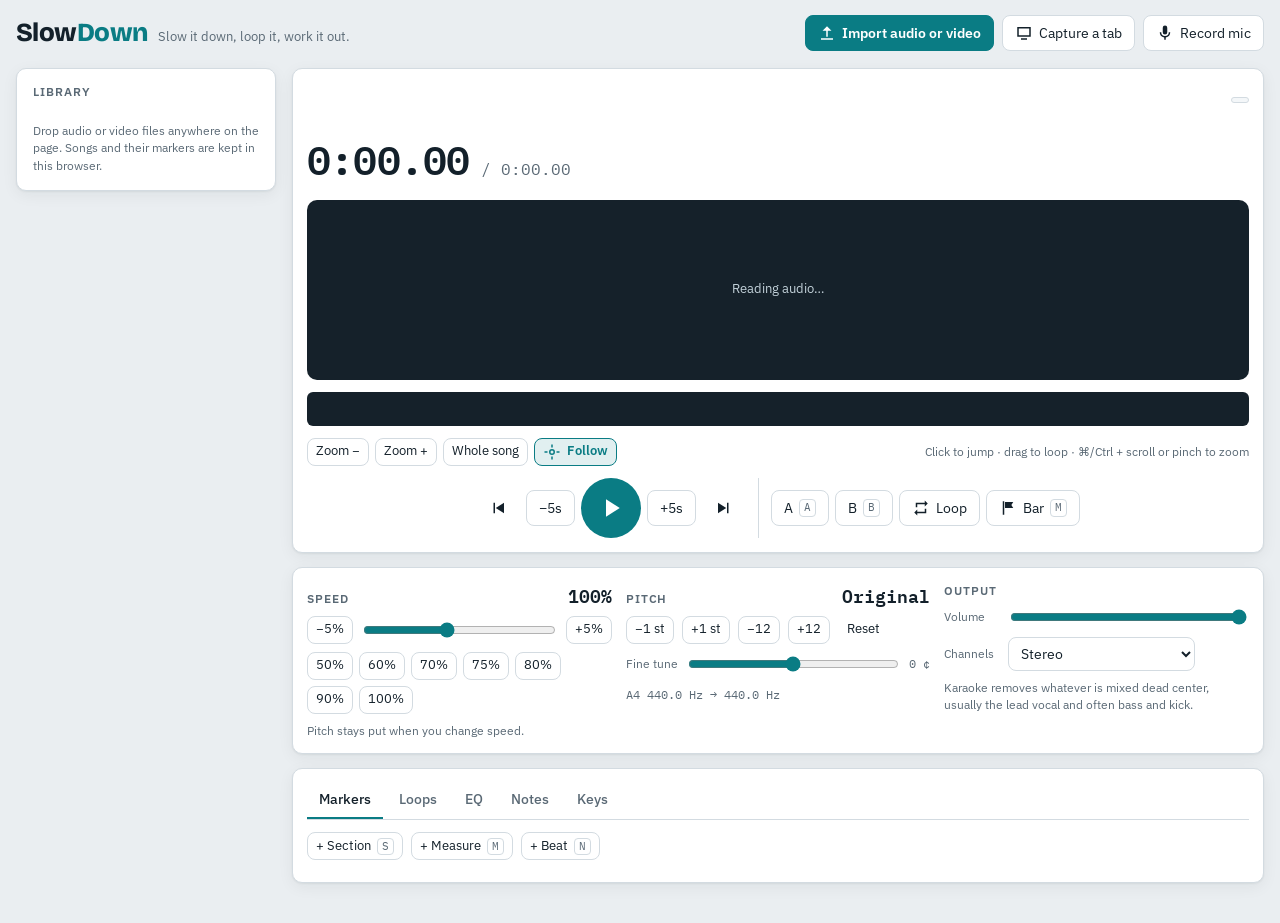
<file: web/slowdown/index.html>
<!doctype html>
<html lang="en">
<head>
<meta charset="utf-8">
<meta name="viewport" content="width=device-width, initial-scale=1, viewport-fit=cover">
<style>
  /* Standalone reset (the Claude artifact viewer supplies its own). */
  :root { padding-top: env(safe-area-inset-top, 0px); padding-bottom: env(safe-area-inset-bottom, 0px); }
  body { margin: 0; font: 14px system-ui, sans-serif; }
  img { max-width: 100%; }
  [hidden] { display: none !important; }
</style>
<!-- app:head -->
<title>SlowDown</title>
<meta name="claude:viewport-fit-sides" content="cover">
<link rel="preconnect" href="https://fonts.googleapis.com">
<link rel="preconnect" href="https://fonts.gstatic.com" crossorigin>
<link rel="stylesheet" href="https://fonts.googleapis.com/css2?family=Bricolage+Grotesque:opsz,wght@12..96,600;12..96,800&family=IBM+Plex+Mono:wght@400;500;600&family=IBM+Plex+Sans:wght@400;500;600&display=swap">
<style>
  /* Layout: a library rail beside one working column (waveform, transport, speed and pitch, tool tabs); stacks on phones. */
  :root {
    --bg: #eaeef1;
    --panel: #ffffff;
    --panel-2: #f4f7f9;
    --ink: #13202a;
    --muted: #5a6975;
    --line: #d3dbe1;
    --accent: #0a7c84;
    --accent-ink: #ffffff;
    --accent-soft: rgba(10, 124, 132, 0.12);
    --amber: #b57a00;
    --red: #cf3a2e;
    --wave-bg: #15212a;
    --wave: #5fd3db;
    --wave-text: #c3d2da;
    --wave-grid: rgba(195, 210, 218, 0.28);
    --loop-fill: rgba(245, 185, 66, 0.26);
    --loop-edge: #f5b942;
    --section: #ff9d4d;
    --playhead: #ff5a4e;
    --shadow: 0 1px 2px rgba(19, 32, 42, 0.06), 0 4px 16px rgba(19, 32, 42, 0.06);
    --display: "Bricolage Grotesque", "Avenir Next", "Segoe UI", system-ui, sans-serif;
    --body: "IBM Plex Sans", -apple-system, "Segoe UI", system-ui, sans-serif;
    --mono: "IBM Plex Mono", ui-monospace, "SF Mono", Menlo, Consolas, monospace;
    --radius: 10px;
  }
  @media (prefers-color-scheme: dark) {
    :root:not([data-theme="light"]) {
      --bg: #0c1317; --panel: #131c22; --panel-2: #18232a; --ink: #e2eaef; --muted: #8b9ca8; --line: #24323b;
      --accent: #3fc4cd; --accent-ink: #04201f; --accent-soft: rgba(63, 196, 205, 0.14); --amber: #f5b942; --red: #ff6a5e;
      --wave-bg: #0a1014; --shadow: 0 1px 2px rgba(0, 0, 0, 0.4); color-scheme: dark;
    }
  }
  :root[data-theme="dark"] {
    --bg: #0c1317; --panel: #131c22; --panel-2: #18232a; --ink: #e2eaef; --muted: #8b9ca8; --line: #24323b;
    --accent: #3fc4cd; --accent-ink: #04201f; --accent-soft: rgba(63, 196, 205, 0.14); --amber: #f5b942; --red: #ff6a5e;
    --wave-bg: #0a1014; --shadow: 0 1px 2px rgba(0, 0, 0, 0.4); color-scheme: dark;
  }

  * { box-sizing: border-box; }
  body { background: var(--bg); color: var(--ink); font-family: var(--body); font-size: 14px; line-height: 1.45; }
  button, input, select { font: inherit; color: inherit; }
  :focus-visible { outline: 2px solid var(--accent); outline-offset: 2px; }

  .shell {
    max-width: 1320px; margin: 0 auto;
    padding-block: 14px 40px;
    padding-left: max(16px, env(safe-area-inset-left, 0px));
    padding-right: max(16px, env(safe-area-inset-right, 0px));
    display: grid; gap: 16px;
  }
  .top { display: flex; flex-wrap: wrap; align-items: center; gap: 12px 20px; }
  .brand { display: flex; align-items: baseline; gap: 10px; margin-right: auto; }
  .brand h1 { font-family: var(--display); font-weight: 800; font-size: 26px; letter-spacing: -0.02em; margin: 0; }
  .brand h1 span { color: var(--accent); }
  .brand p { margin: 0; color: var(--muted); font-size: 13px; }
  .actions { display: flex; flex-wrap: wrap; gap: 8px; }

  .btn {
    display: inline-flex; align-items: center; justify-content: center; gap: 6px;
    min-height: 36px; padding: 0 12px; border-radius: 8px;
    border: 1px solid var(--line); background: var(--panel); cursor: pointer; white-space: nowrap;
  }
  .btn:hover { border-color: var(--accent); }
  .btn.primary { background: var(--accent); color: var(--accent-ink); border-color: var(--accent); font-weight: 600; }
  .btn.on { background: var(--accent-soft); border-color: var(--accent); color: var(--accent); font-weight: 600; }
  .btn.ghost { background: transparent; border-color: transparent; }
  .btn.ghost:hover { background: var(--panel-2); }
  .btn.danger:hover { border-color: var(--red); color: var(--red); }
  .btn.small { min-height: 28px; padding: 0 8px; font-size: 13px; }
  .btn svg { width: 18px; height: 18px; fill: currentColor; flex: none; }
  .btn:disabled { opacity: 0.45; cursor: default; }
  .btn kbd { font-family: var(--mono); font-size: 11px; color: var(--muted); border: 1px solid var(--line); border-radius: 4px; padding: 0 4px; }

  .layout { display: grid; grid-template-columns: 260px minmax(0, 1fr); gap: 16px; align-items: start; }
  @media (max-width: 860px) { .layout { grid-template-columns: minmax(0, 1fr); } }

  .library { background: var(--panel); border: 1px solid var(--line); border-radius: var(--radius); padding: 12px; display: grid; gap: 8px; box-shadow: var(--shadow); }
  .library h2 { font-size: 12px; text-transform: uppercase; letter-spacing: 0.08em; color: var(--muted); margin: 2px 4px; font-weight: 600; }
  .songs { list-style: none; margin: 0; padding: 0; display: grid; gap: 2px; max-height: 60vh; overflow: auto; }
  @media (max-width: 860px) { .songs { max-height: 220px; } }
  .song { display: grid; grid-template-columns: minmax(0, 1fr) auto; align-items: center; border-radius: 8px; }
  .song > button.pick { text-align: left; background: none; border: 0; padding: 8px; border-radius: 8px; cursor: pointer; min-width: 0; }
  .song > button.pick:hover { background: var(--panel-2); }
  .song.active > button.pick { background: var(--accent-soft); }
  .song .name { display: block; font-weight: 500; overflow: hidden; text-overflow: ellipsis; white-space: nowrap; }
  .song .meta { display: block; font-size: 12px; color: var(--muted); font-variant-numeric: tabular-nums; }
  .song .del { opacity: 0; }
  .song:hover .del, .song .del:focus-visible { opacity: 1; }
  @media (hover: none) { .song .del { opacity: 1; } }
  .hint { color: var(--muted); font-size: 12px; margin: 4px; }

  .player { display: grid; gap: 14px; min-width: 0; }
  .card { background: var(--panel); border: 1px solid var(--line); border-radius: var(--radius); padding: 14px; box-shadow: var(--shadow); min-width: 0; }
  .titlebar { display: flex; flex-wrap: wrap; align-items: center; gap: 8px 14px; }
  .title-input { flex: 1 1 220px; min-width: 0; font-family: var(--display); font-weight: 600; font-size: 20px; border: 1px solid transparent; background: transparent; border-radius: 6px; padding: 2px 6px; margin-left: -6px; }
  .title-input:hover { border-color: var(--line); }
  .title-input:focus { border-color: var(--accent); outline: none; background: var(--panel); }
  .badge { font-size: 12px; padding: 2px 8px; border-radius: 99px; background: var(--panel-2); color: var(--muted); border: 1px solid var(--line); white-space: nowrap; }
  .readout { display: flex; flex-wrap: wrap; align-items: baseline; gap: 4px 12px; font-family: var(--mono); font-variant-numeric: tabular-nums; }
  .readout .now { font-size: clamp(28px, 6vw, 40px); font-weight: 600; letter-spacing: -0.02em; }
  .readout .dur { color: var(--muted); font-size: 16px; }
  .readout .where { margin-left: auto; font-family: var(--body); color: var(--muted); font-weight: 500; }

  .wave-wrap { position: relative; border-radius: var(--radius); overflow: hidden; background: var(--wave-bg); }
  #wave { display: block; width: 100%; height: 180px; touch-action: pan-y; cursor: crosshair; }
  #overview { display: block; width: 100%; height: 34px; border-radius: 6px; background: var(--wave-bg); touch-action: none; cursor: grab; }
  .wave-busy { position: absolute; inset: 0; display: grid; place-items: center; color: var(--wave-text); font-size: 13px; }
  .wave-tools { display: flex; flex-wrap: wrap; align-items: center; gap: 6px; }
  .wave-tools .spacer { flex: 1; }
  .wave-tools .tip { color: var(--muted); font-size: 12px; }

  .transport { display: flex; flex-wrap: wrap; align-items: center; justify-content: center; gap: 8px; }
  .transport .play { width: 60px; height: 60px; border-radius: 50%; background: var(--accent); color: var(--accent-ink); border: 0; cursor: pointer; display: grid; place-items: center; }
  .transport .play svg { width: 30px; height: 30px; fill: currentColor; }
  .transport .group { display: flex; gap: 6px; align-items: center; }
  .transport .divider { width: 1px; align-self: stretch; background: var(--line); margin: 0 4px; }
  @media (max-width: 560px) { .transport .divider { display: none; } .transport .group.loopctl { width: 100%; justify-content: center; } }
  .loopline { display: flex; flex-wrap: wrap; align-items: center; gap: 8px; font-family: var(--mono); font-size: 13px; color: var(--muted); justify-content: center; font-variant-numeric: tabular-nums; }
  .loopline .dot { width: 9px; height: 9px; border-radius: 50%; background: var(--line); }
  .loopline.active .dot { background: var(--loop-edge); }

  .controls { display: grid; grid-template-columns: repeat(auto-fit, minmax(min(100%, 300px), 1fr)); gap: 14px; }
  .control h3 { margin: 0 0 8px; font-size: 12px; text-transform: uppercase; letter-spacing: 0.08em; color: var(--muted); font-weight: 600; display: flex; justify-content: space-between; align-items: baseline; }
  .control h3 output { font-family: var(--mono); font-size: 18px; color: var(--ink); letter-spacing: 0; text-transform: none; font-weight: 600; }
  .row { display: flex; align-items: center; gap: 8px; flex-wrap: wrap; }
  .row input[type=range] { flex: 1 1 140px; min-width: 0; accent-color: var(--accent); }
  .chips { display: flex; flex-wrap: wrap; gap: 6px; margin-top: 8px; }
  .sub { color: var(--muted); font-size: 12px; font-family: var(--mono); }
  select { min-height: 34px; border-radius: 8px; border: 1px solid var(--line); background: var(--panel); padding: 0 8px; }

  .tabs { display: flex; gap: 4px; border-bottom: 1px solid var(--line); margin: -2px 0 12px; overflow-x: auto; }
  .tab { background: none; border: 0; border-bottom: 2px solid transparent; padding: 8px 12px; cursor: pointer; color: var(--muted); font-weight: 500; white-space: nowrap; }
  .tab[aria-selected="true"] { color: var(--ink); border-bottom-color: var(--accent); }

  .list { display: grid; }
  .item { display: grid; grid-template-columns: 22px auto minmax(0, 1fr) auto; gap: 10px; align-items: center; padding: 6px 0; border-bottom: 1px solid var(--line); }
  .item:last-child { border-bottom: 0; }
  .item .kind { width: 10px; height: 10px; border-radius: 2px; justify-self: center; }
  .item .kind.section { background: var(--section); }
  .item .kind.measure { background: var(--muted); width: 2px; height: 14px; }
  .item .kind.beat { background: var(--muted); border-radius: 50%; width: 6px; height: 6px; }
  .item .time { font-family: var(--mono); font-variant-numeric: tabular-nums; background: none; border: 0; cursor: pointer; color: var(--accent); padding: 2px 0; }
  .item input[type=text] { border: 1px solid transparent; background: transparent; border-radius: 6px; padding: 3px 6px; min-width: 0; }
  .item input[type=text]:hover { border-color: var(--line); }
  .item input[type=text]:focus { border-color: var(--accent); outline: none; }
  .item .ops { display: flex; gap: 2px; }
  .empty { color: var(--muted); padding: 8px 0; }
  .nudge { display: grid; grid-template-columns: auto auto 1fr; gap: 8px 12px; align-items: center; }
  .nudge .t { font-family: var(--mono); font-variant-numeric: tabular-nums; }
  .text-input { min-height: 34px; border-radius: 8px; border: 1px solid var(--line); background: var(--panel); padding: 0 10px; flex: 1 1 160px; min-width: 0; }

  .eq-row { display: grid; grid-template-columns: 92px minmax(0, 1fr) 64px; gap: 10px; align-items: center; padding: 4px 0; }
  .eq-row small { display: block; color: var(--muted); font-family: var(--mono); font-size: 11px; }
  .eq-row output { font-family: var(--mono); text-align: right; font-variant-numeric: tabular-nums; }
  .eq-row input { accent-color: var(--accent); }
  #spectrum { display: block; width: 100%; height: 150px; border-radius: 8px; background: var(--wave-bg); }
  .notes-now { display: flex; flex-wrap: wrap; align-items: center; gap: 6px; margin-bottom: 10px; min-height: 30px; }
  .note-chip { font-family: var(--mono); font-weight: 600; padding: 2px 10px; border-radius: 99px; background: var(--accent-soft); color: var(--accent); }
  .muted { color: var(--muted); }
  .small { font-size: 12px; }
  p.small { margin: 8px 0 0; }

  .rec { position: fixed; left: 0; right: 0; bottom: 0; z-index: 20; background: var(--panel); border-top: 1px solid var(--line); box-shadow: 0 -6px 24px rgba(0,0,0,0.12);
    padding-block: 12px calc(12px + env(safe-area-inset-bottom, 0px));
    padding-left: max(16px, env(safe-area-inset-left, 0px)); padding-right: max(16px, env(safe-area-inset-right, 0px)); }
  .rec-inner { max-width: 900px; margin: 0 auto; display: flex; flex-wrap: wrap; align-items: center; gap: 10px 16px; }
  .rec .live { width: 12px; height: 12px; border-radius: 50%; background: var(--red); animation: pulse 1.2s infinite; }
  .rec .clock { font-family: var(--mono); font-size: 22px; font-variant-numeric: tabular-nums; }
  .meter { flex: 1 1 120px; height: 8px; border-radius: 99px; background: var(--panel-2); overflow: hidden; border: 1px solid var(--line); }
  .meter i { display: block; height: 100%; width: 0; background: linear-gradient(90deg, #2fb36b, #e4c23a 70%, #e0503c); }
  @keyframes pulse { 50% { opacity: 0.35; } }
  @media (prefers-reduced-motion: reduce) { .rec .live { animation: none; } }

  .toast { position: fixed; left: 50%; transform: translateX(-50%); bottom: calc(20px + env(safe-area-inset-bottom, 0px)); z-index: 30; max-width: min(560px, calc(100% - 32px));
    background: var(--ink); color: var(--bg); padding: 10px 14px; border-radius: 8px; box-shadow: var(--shadow); font-size: 13px; }
  .drop { position: fixed; inset: 0; z-index: 40; background: rgba(10, 124, 132, 0.18); border: 3px dashed var(--accent); display: grid; place-items: center; font-family: var(--display); font-size: 24px; font-weight: 600; color: var(--ink); pointer-events: none; }
  .help { color: var(--muted); font-size: 12px; line-height: 1.6; }
  .help kbd { font-family: var(--mono); font-size: 11px; border: 1px solid var(--line); border-radius: 4px; padding: 0 4px; background: var(--panel-2); }
  .visually-hidden { position: absolute; width: 1px; height: 1px; overflow: hidden; clip: rect(0 0 0 0); white-space: nowrap; }
</style>
<!-- /app:head -->
</head>
<body>
<!-- app:body -->
<svg width="0" height="0" style="position:absolute" aria-hidden="true">
  <symbol id="i-play" viewBox="0 0 24 24"><path d="M8 5v14l11-7z"/></symbol>
  <symbol id="i-pause" viewBox="0 0 24 24"><path d="M7 5h4v14H7zM13 5h4v14h-4z"/></symbol>
  <symbol id="i-prev" viewBox="0 0 24 24"><path d="M6 5h2v14H6zM20 5v14L9 12z"/></symbol>
  <symbol id="i-next" viewBox="0 0 24 24"><path d="M16 5h2v14h-2zM4 5v14l11-7z"/></symbol>
  <symbol id="i-loop" viewBox="0 0 24 24"><path d="M7 7h10v3l4-4-4-4v3H5v6h2zm10 10H7v-3l-4 4 4 4v-3h12v-6h-2z"/></symbol>
  <symbol id="i-flag" viewBox="0 0 24 24"><path d="M5 3h2v18H5zM8 4h11l-2.5 4 2.5 4H8z"/></symbol>
  <symbol id="i-upload" viewBox="0 0 24 24"><path d="M11 9h2v8h-2zM12 3l6 6H6zM4 19h16v2H4z"/></symbol>
  <symbol id="i-mic" viewBox="0 0 24 24"><path d="M12 14a3 3 0 0 0 3-3V5a3 3 0 0 0-6 0v6a3 3 0 0 0 3 3zm5-3a5 5 0 0 1-10 0H5a7 7 0 0 0 6 6.9V21h2v-3.1A7 7 0 0 0 19 11z"/></symbol>
  <symbol id="i-screen" viewBox="0 0 24 24"><path d="M3 4h18v13H3zm2 2v9h14V6zM8 19h8v2H8z"/></symbol>
  <symbol id="i-trash" viewBox="0 0 24 24"><path d="M9 3h6v2h5v2H4V5h5zM6 8h12l-1 13H7z"/></symbol>
  <symbol id="i-target" viewBox="0 0 24 24"><path d="M11 2h2v4h-2zM11 18h2v4h-2zM2 11h4v2H2zM18 11h4v2h-4zM12 8a4 4 0 1 1 0 8 4 4 0 0 1 0-8zm0 2a2 2 0 1 0 0 4 2 2 0 0 0 0-4z"/></symbol>
</svg>

<div class="shell">
  <header class="top">
    <div class="brand">
      <h1>Slow<span>Down</span></h1>
      <p>Slow it down, loop it, work it out.</p>
    </div>
    <div class="actions">
      <label class="btn primary" for="fileInput"><svg><use href="#i-upload"/></svg>Import audio or video</label>
      <input id="fileInput" class="visually-hidden" type="file" multiple accept="audio/*,video/*,.flac,.m4a,.wav,.mp3,.aac,.ogg,.opus,.webm,.mp4,.mov,.qta">
      <button class="btn" id="captureTab" type="button"><svg><use href="#i-screen"/></svg>Capture a tab</button>
      <button class="btn" id="captureMic" type="button"><svg><use href="#i-mic"/></svg>Record mic</button>
    </div>
  </header>

  <div class="layout">
    <aside class="library" aria-label="Library">
      <h2>Library</h2>
      <ul class="songs" id="songs"></ul>
      <p class="hint" id="libraryHint">Drop audio or video files anywhere on the page. Songs and their markers are kept in this browser.</p>
    </aside>

    <main class="player" id="player">
      <section class="card" style="display:grid; gap:12px">
        <div class="titlebar">
          <input class="title-input" id="songTitle" aria-label="Song title" value="">
          <span class="badge" id="sourceBadge"></span>
        </div>
        <div class="readout">
          <span class="now" id="now">0:00.00</span>
          <span class="dur" id="dur">/ 0:00.00</span>
          <span class="where" id="where"></span>
        </div>
        <div class="wave-wrap">
          <canvas id="wave" aria-label="Waveform. Click to move the playhead, drag across to set a loop."></canvas>
          <div class="wave-busy" id="waveBusy" hidden>Reading audio…</div>
        </div>
        <canvas id="overview" aria-label="Whole song overview. Drag to scroll the waveform."></canvas>
        <div class="wave-tools">
          <button class="btn small" id="zoomOut" type="button">Zoom −</button>
          <button class="btn small" id="zoomIn" type="button">Zoom +</button>
          <button class="btn small" id="zoomAll" type="button">Whole song</button>
          <button class="btn small on" id="follow" type="button" aria-pressed="true"><svg><use href="#i-target"/></svg>Follow</button>
          <span class="spacer"></span>
          <span class="tip">Click to jump · drag to loop · ⌘/Ctrl + scroll or pinch to zoom</span>
        </div>

        <div class="transport">
          <div class="group">
            <button class="btn ghost" id="prevMarker" type="button" title="Previous marker (⌥←)" aria-label="Previous marker"><svg><use href="#i-prev"/></svg></button>
            <button class="btn" id="back5" type="button" title="Back 5 seconds (←)">−5s</button>
            <button class="play" id="playBtn" type="button" title="Play / pause (Space)" aria-label="Play"><svg><use href="#i-play" id="playIcon"/></svg></button>
            <button class="btn" id="fwd5" type="button" title="Forward 5 seconds (→)">+5s</button>
            <button class="btn ghost" id="nextMarker" type="button" title="Next marker (⌥→)" aria-label="Next marker"><svg><use href="#i-next"/></svg></button>
          </div>
          <span class="divider"></span>
          <div class="group loopctl">
            <button class="btn" id="setA" type="button" title="Loop start at playhead (A)">A <kbd>A</kbd></button>
            <button class="btn" id="setB" type="button" title="Loop end at playhead (B)">B <kbd>B</kbd></button>
            <button class="btn" id="loopBtn" type="button" title="Loop on/off (L)" aria-pressed="false"><svg><use href="#i-loop"/></svg>Loop</button>
            <button class="btn" id="addMeasure" type="button" title="Add measure marker (M)"><svg><use href="#i-flag"/></svg>Bar <kbd>M</kbd></button>
          </div>
        </div>
        <div class="loopline" id="loopLine" hidden>
          <span class="dot"></span><span id="loopText"></span>
          <button class="btn small ghost" id="clearLoop" type="button">Clear loop</button>
        </div>
      </section>

      <section class="card controls">
        <div class="control">
          <h3><span>Speed</span><output id="speedOut">100%</output></h3>
          <div class="row">
            <button class="btn small" id="slower" type="button" title="Slower (Shift+↓)">−5%</button>
            <input type="range" id="speed" min="25" max="200" step="1" value="100" aria-label="Speed percent">
            <button class="btn small" id="faster" type="button" title="Faster (Shift+↑)">+5%</button>
          </div>
          <div class="chips" id="speedPresets"></div>
          <p class="small muted">Pitch stays put when you change speed.</p>
        </div>
        <div class="control">
          <h3><span>Pitch</span><output id="pitchOut">Original</output></h3>
          <div class="row">
            <button class="btn small" id="semiDown" type="button" aria-label="Down a semitone">−1 st</button>
            <button class="btn small" id="semiUp" type="button" aria-label="Up a semitone">+1 st</button>
            <button class="btn small" id="octDown" type="button">−12</button>
            <button class="btn small" id="octUp" type="button">+12</button>
            <button class="btn small ghost" id="pitchReset" type="button">Reset</button>
          </div>
          <div class="row" style="margin-top:10px">
            <label class="small muted" for="cents">Fine tune</label>
            <input type="range" id="cents" min="-50" max="50" step="1" value="0">
            <span class="sub" id="centsOut">0 ¢</span>
          </div>
          <p class="sub" id="a440">A4 440.0 Hz → 440.0 Hz</p>
        </div>
        <div class="control">
          <h3><span>Output</span></h3>
          <div class="row">
            <label class="small muted" for="volume" style="width:56px">Volume</label>
            <input type="range" id="volume" min="0" max="100" step="1" value="100">
          </div>
          <div class="row" style="margin-top:10px">
            <label class="small muted" for="channelMode" style="width:56px">Channels</label>
            <select id="channelMode">
              <option value="stereo">Stereo</option>
              <option value="mono">Mono</option>
              <option value="left">Left only</option>
              <option value="right">Right only</option>
              <option value="karaoke">Karaoke (cancel center)</option>
            </select>
          </div>
          <p class="small muted">Karaoke removes whatever is mixed dead center, usually the lead vocal and often bass and kick.</p>
        </div>
      </section>

      <section class="card">
        <div class="tabs" role="tablist">
          <button class="tab" role="tab" aria-selected="true" data-tab="markers" type="button">Markers</button>
          <button class="tab" role="tab" aria-selected="false" data-tab="loops" type="button">Loops</button>
          <button class="tab" role="tab" aria-selected="false" data-tab="eq" type="button">EQ</button>
          <button class="tab" role="tab" aria-selected="false" data-tab="notes" type="button">Notes</button>
          <button class="tab" role="tab" aria-selected="false" data-tab="keys" type="button">Keys</button>
        </div>

        <div data-panel="markers">
          <div class="row" style="margin-bottom:8px">
            <button class="btn small" data-add="section" type="button">+ Section <kbd>S</kbd></button>
            <button class="btn small" data-add="measure" type="button">+ Measure <kbd>M</kbd></button>
            <button class="btn small" data-add="beat" type="button">+ Beat <kbd>N</kbd></button>
          </div>
          <div class="list" id="markerList"></div>
        </div>

        <div data-panel="loops" hidden>
          <div id="loopEditor"></div>
          <div class="list" id="loopList" style="margin-top:10px"></div>
        </div>

        <div data-panel="eq" hidden>
          <div class="chips" id="eqPresets" style="margin:0 0 10px"></div>
          <div id="eqBands"></div>
        </div>

        <div data-panel="notes" hidden>
          <div class="notes-now" id="notesNow"><span class="muted small">Strongest notes at the playhead</span></div>
          <canvas id="spectrum" aria-label="Note spectrum at the playhead"></canvas>
          <p class="small muted">Pause on a chord to read it. Shifts with the pitch control, so the notes match what you hear. Loop a short spot at a slow speed and use the EQ to isolate an instrument.</p>
        </div>

        <div data-panel="keys" hidden>
          <p class="help">
            <kbd>Space</kbd> play / pause · <kbd>←</kbd> <kbd>→</kbd> 5 seconds · <kbd>⌥←</kbd> <kbd>⌥→</kbd> previous / next marker · <kbd>Enter</kbd> back to loop start<br>
            <kbd>A</kbd> <kbd>B</kbd> loop start / end at the playhead · <kbd>L</kbd> loop on / off<br>
            <kbd>S</kbd> section · <kbd>M</kbd> measure · <kbd>N</kbd> beat marker, tapped along while it plays<br>
            <kbd>Shift</kbd> + <kbd>↑</kbd> <kbd>↓</kbd> speed ±5% · <kbd>+</kbd> <kbd>−</kbd> zoom
          </p>
        </div>
      </section>
    </main>
  </div>
</div>

<div class="rec" id="rec" hidden>
  <div class="rec-inner">
    <span class="live"></span>
    <strong id="recLabel">Recording</strong>
    <span class="clock" id="recClock">0:00.0</span>
    <div class="meter"><i id="recMeter"></i></div>
    <button class="btn" id="recCancel" type="button">Cancel</button>
    <button class="btn primary" id="recStop" type="button">Stop and add to library</button>
  </div>
</div>
<div class="toast" id="toast" role="status" hidden></div>
<div class="drop" id="drop" hidden>Drop to import</div>

<script>
'use strict';

// ---------------------------------------------------------------- helpers
const $ = (s, el = document) => el.querySelector(s);
const clamp = (v, lo, hi) => Math.min(hi, Math.max(lo, v));
const uid = () => Math.random().toString(36).slice(2, 10) + Date.now().toString(36);
function clock(t) {
  t = Math.max(0, t || 0);
  const m = Math.floor(t / 60);
  return m + ':' + (t - m * 60).toFixed(2).padStart(5, '0');
}
function shortClock(t) {
  t = Math.round(Math.max(0, t || 0));
  const h = Math.floor(t / 3600), m = Math.floor((t % 3600) / 60), s = t % 60;
  return (h ? h + ':' + String(m).padStart(2, '0') : m) + ':' + String(s).padStart(2, '0');
}
const NOTE_NAMES = ['C', 'C♯', 'D', 'D♯', 'E', 'F', 'F♯', 'G', 'G♯', 'A', 'A♯', 'B'];
const noteName = (m) => NOTE_NAMES[((m % 12) + 12) % 12] + (Math.floor(m / 12) - 1);

let toastTimer = 0;
function toast(msg, ms = 4200) {
  const el = $('#toast');
  el.textContent = msg;
  el.hidden = false;
  clearTimeout(toastTimer);
  toastTimer = setTimeout(() => { el.hidden = true; }, ms);
}

// ---------------------------------------------------------------- storage (this browser only)
const Store = {
  db: null,
  async open() {
    try {
      this.db = await new Promise((resolve, reject) => {
        const req = indexedDB.open('slowdown', 1);
        req.onupgradeneeded = () => {
          req.result.createObjectStore('songs', { keyPath: 'id' });
          req.result.createObjectStore('audio');
        };
        req.onsuccess = () => resolve(req.result);
        req.onerror = () => reject(req.error);
        setTimeout(() => reject(new Error('timeout')), 3000);
      });
    } catch (e) { this.db = null; }
  },
  run(store, mode, fn) {
    if (!this.db) return Promise.resolve(null);
    return new Promise((resolve) => {
      try {
        const tx = this.db.transaction(store, mode);
        const req = fn(tx.objectStore(store));
        tx.oncomplete = () => resolve(req ? req.result : null);
        tx.onerror = tx.onabort = () => resolve(null);
      } catch (e) { resolve(null); }
    });
  },
  songs() { return this.run('songs', 'readonly', (s) => s.getAll()); },
  putSong(song) { return this.run('songs', 'readwrite', (s) => s.put(song)); },
  deleteSong(id) { return Promise.all([this.run('songs', 'readwrite', (s) => s.delete(id)), this.run('audio', 'readwrite', (s) => s.delete(id))]); },
  putAudio(id, blob) { return this.run('audio', 'readwrite', (s) => s.put(blob, id)); },
  getAudio(id) { return this.run('audio', 'readonly', (s) => s.get(id)); },
};

// ---------------------------------------------------------------- audio engine
// Time-stretching uses WSOLA (waveform-similarity overlap-add): Hann-windowed grains at 50% overlap, each
// one placed where it best matches the natural continuation of the previous grain. Pitch shifting stretches
// by speed/ratio and then resamples by the ratio, so speed and pitch stay independent.
class Engine {
  constructor() {
    this.ctx = null;
    this.playing = false;
    this.speed = 1;
    this.ratio = 1;
    this.len = 0;
    this.sr = 48000;
    this.anchor = 0;
    this.loop = null; // {a, b} in frames
    this.loopArmed = false;
    this.marks = [];
    this.onended = null;
    this.mode = 'stereo';
  }

  context() {
    if (this.ctx) return this.ctx;
    const AC = window.AudioContext || window.webkitAudioContext;
    const ctx = new AC();
    this.ctx = ctx;
    this.sr = ctx.sampleRate;
    this.proc = ctx.createScriptProcessor(4096, 1, 2);
    this.proc.onaudioprocess = (e) => this.process(e);
    const bands = [[80, 'lowshelf'], [300, 'peaking'], [1000, 'peaking'], [3000, 'peaking'], [8000, 'highshelf']];
    this.eq = bands.map(([f, type]) => {
      const b = ctx.createBiquadFilter();
      b.type = type; b.frequency.value = f; b.Q.value = 1.1; b.gain.value = 0;
      return b;
    });
    this.gain = ctx.createGain();
    let node = this.proc;
    for (const b of this.eq) { node.connect(b); node = b; }
    node.connect(this.gain);
    this.gain.connect(ctx.destination);
    return ctx;
  }

  load(buffer, mode) {
    this.playing = false;
    this.buffer = buffer;
    this.sr = buffer.sampleRate;
    this.len = buffer.length;
    this.L = buffer.getChannelData(0);
    this.R = buffer.numberOfChannels > 1 ? buffer.getChannelData(1) : this.L;
    this.stereo = buffer.numberOfChannels > 1;
    this.mix = null;
    this.W = this.sr > 50000 ? 4096 : 2048;
    const W = this.W, Hs = W >> 1;
    this.hann = new Float32Array(W);
    for (let n = 0; n < W; n++) this.hann[n] = 0.5 - 0.5 * Math.cos((2 * Math.PI * n) / W);
    this.olaL = new Float32Array(Hs);
    this.olaR = new Float32Array(Hs);
    const cap = 1 << 16;
    this.fifoL = new Float32Array(cap);
    this.fifoR = new Float32Array(cap);
    this.fifoP = new Float32Array(cap);
    this.T = Hs >> 1;
    this.loop = null;
    this.anchor = 0;
    this.setMode(mode || 'stereo');
    this.reset(0);
  }

  get duration() { return this.len / this.sr; }

  setMode(mode) {
    if (!this.stereo) mode = 'stereo';
    this.mode = mode;
    const L = this.L, R = this.R, n = this.len;
    const derived = (f) => { const out = new Float32Array(n); for (let i = 0; i < n; i++) out[i] = f(L[i], R[i]); return out; };
    if (!this.mix) this.mix = this.stereo ? derived((l, r) => (l + r) * 0.5) : L;
    switch (mode) {
      case 'mono': this.pl = this.pr = this.search = this.mix; break;
      case 'left': this.pl = this.pr = this.search = L; break;
      case 'right': this.pl = this.pr = this.search = R; break;
      case 'karaoke': this.pl = this.pr = this.search = derived((l, r) => (l - r) * 0.7); break;
      default: this.pl = L; this.pr = R; this.search = this.mix;
    }
    if (this.playing) this.reset(this.frameNow());
  }

  reset(frame) {
    this.pos = frame;
    this.startFrame = frame;
    this.prevSeg = -1;
    this.olaL.fill(0); this.olaR.fill(0);
    this.fifoLen = 0;
    this.rp = 0;
    this.marks = [];
    this.loopArmed = !!this.loop && frame < this.loop.b;
  }

  // One WSOLA grain: Hs finished samples go into the FIFO, the window's second half waits in the overlap buffer.
  grain() {
    const W = this.W, Hs = W >> 1, len = this.len;
    const t = clamp(this.speed / this.ratio, 0.05, 8);
    const target = Math.round(this.pos);
    let seg = target;
    if (this.prevSeg >= 0 && t !== 1) seg = this.bestSegment(this.prevSeg + Hs, target);
    const pl = this.pl, pr = this.pr, hann = this.hann, olaL = this.olaL, olaR = this.olaR;
    const fL = this.fifoL, fR = this.fifoR, fP = this.fifoP, base = this.fifoLen;
    const p0 = this.pos;
    for (let n = 0; n < Hs; n++) {
      const i = seg + n, w = hann[n];
      const inside = i >= 0 && i < len;
      fL[base + n] = olaL[n] + (inside ? pl[i] * w : 0);
      fR[base + n] = olaR[n] + (inside ? pr[i] * w : 0);
      fP[base + n] = p0 + n * t;
    }
    for (let n = Hs; n < W; n++) {
      const i = seg + n, w = hann[n];
      const inside = i >= 0 && i < len;
      olaL[n - Hs] = inside ? pl[i] * w : 0;
      olaR[n - Hs] = inside ? pr[i] * w : 0;
    }
    this.fifoLen += Hs;
    this.prevSeg = seg;
    this.pos += Hs * t;
    if (this.loopArmed && this.loop && this.pos >= this.loop.b) {
      const span = this.loop.b - this.loop.a;
      this.pos = this.loop.a + ((this.pos - this.loop.b) % span);
    }
  }

  // Normalised cross-correlation search: coarse pass every 4 samples, then a fine pass around the winner.
  bestSegment(natural, target) {
    const x = this.search, len = this.len, Ov = this.W >> 1, T = this.T;
    if (natural < 0 || natural + Ov > len) return target;
    const score = (c, stride) => {
      if (c < 0 || c + Ov > len) return -Infinity;
      let num = 0, en = 1e-9;
      for (let j = 0; j < Ov; j += stride) { const v = x[c + j]; num += x[natural + j] * v; en += v * v; }
      return num / Math.sqrt(en);
    };
    let best = target, bestScore = -Infinity;
    for (let d = -T; d <= T; d += 4) {
      const s = score(target + d, 4);
      if (s > bestScore) { bestScore = s; best = target + d; }
    }
    if (bestScore === -Infinity) return target;
    const coarse = best;
    bestScore = -Infinity;
    for (let d = -3; d <= 3; d++) {
      const s = score(coarse + d, 1);
      if (s > bestScore) { bestScore = s; best = coarse + d; }
    }
    return bestScore === -Infinity ? coarse : best;
  }

  // Fills an output block; returns the source frame at the start of the block.
  render(outL, outR) {
    const N = outL.length, r = this.ratio, Hs = this.W >> 1, cap = this.fifoL.length;
    const fL = this.fifoL, fR = this.fifoR, fP = this.fifoP;
    let rp = this.rp, startPos = 0;
    for (let i = 0; i < N; i++) {
      const k = rp | 0;
      while (k + 1 >= this.fifoLen && this.fifoLen + Hs <= cap) this.grain();
      const f = rp - k;
      outL[i] = fL[k] + (fL[k + 1] - fL[k]) * f;
      outR[i] = fR[k] + (fR[k + 1] - fR[k]) * f;
      if (i === 0) startPos = fP[k] + (fP[k + 1] - fP[k]) * f;
      rp += r;
    }
    const drop = rp | 0;
    if (drop > 0) {
      fL.copyWithin(0, drop, this.fifoLen);
      fR.copyWithin(0, drop, this.fifoLen);
      fP.copyWithin(0, drop, this.fifoLen);
      this.fifoLen -= drop;
      rp -= drop;
    }
    this.rp = rp;
    return startPos;
  }

  process(e) {
    const outL = e.outputBuffer.getChannelData(0), outR = e.outputBuffer.getChannelData(1);
    if (!this.playing || !this.buffer) { outL.fill(0); outR.fill(0); return; }
    const pos = this.render(outL, outR);
    const when = typeof e.playbackTime === 'number' ? e.playbackTime : this.ctx.currentTime;
    this.marks.push({ t: when, pos });
    if (this.marks.length > 12) this.marks.shift();
    if (!this.loopArmed && pos >= this.len) {
      this.playing = false;
      this.anchor = this.len;
      setTimeout(() => this.onended && this.onended(), 0);
    }
  }

  frameNow() {
    if (!this.playing) return this.anchor;
    const now = this.ctx.currentTime - (this.ctx.outputLatency || 0);
    let mark = null;
    for (const m of this.marks) if (m.t <= now) mark = m;
    if (!mark) return this.startFrame;
    let p = mark.pos + (now - mark.t) * this.speed * this.sr;
    if (this.loopArmed && this.loop && p >= this.loop.b) {
      p = this.loop.a + ((p - this.loop.a) % (this.loop.b - this.loop.a));
    }
    return clamp(p, 0, this.len);
  }

  currentTime() { return this.frameNow() / this.sr; }

  async play() {
    if (!this.buffer || this.playing) return;
    const ctx = this.context();
    if (ctx.state !== 'running') { try { await ctx.resume(); } catch (e) { /* resumed on a later gesture */ } }
    let start = this.anchor;
    if (!this.loop && start >= this.len - 1) start = 0;
    this.reset(start);
    this.playing = true;
  }

  pause() {
    if (!this.playing) return;
    this.anchor = Math.round(this.frameNow());
    this.playing = false;
  }

  seek(sec) {
    const frame = Math.round(clamp(sec, 0, this.duration) * this.sr);
    this.anchor = frame;
    if (this.playing) this.reset(frame);
  }

  setLoop(range) {
    if (!range || range[1] - range[0] < 0.02) { this.loop = null; this.loopArmed = false; return; }
    this.loop = { a: Math.round(range[0] * this.sr), b: Math.round(range[1] * this.sr) };
    this.loopArmed = this.frameNow() < this.loop.b;
  }

  setPitch(cents) { this.ratio = Math.pow(2, cents / 1200); }
  setVolume(v) { this.context(); this.gain.gain.value = v; }
  setEQ(i, db) { this.context(); this.eq[i].gain.value = db; }
}

// ---------------------------------------------------------------- analysis
function computePeaks(buffer) {
  const sr = buffer.sampleRate, spp = Math.max(1, Math.floor(sr / 200));
  const chans = [];
  for (let c = 0; c < Math.min(2, buffer.numberOfChannels); c++) chans.push(buffer.getChannelData(c));
  const n = Math.ceil(buffer.length / spp), peaks = new Float32Array(n);
  for (let b = 0; b < n; b++) {
    let m = 0;
    const end = Math.min(buffer.length, (b + 1) * spp);
    for (const ch of chans) for (let i = b * spp; i < end; i++) { const v = ch[i] < 0 ? -ch[i] : ch[i]; if (v > m) m = v; }
    peaks[b] = Math.min(1, m);
  }
  return { peaks, pps: sr / spp };
}

const FFT_SIZE = 32768;
const fft = (() => {
  const n = FFT_SIZE, levels = Math.log2(n);
  const rev = new Uint32Array(n);
  for (let i = 0; i < n; i++) { let r = 0; for (let b = 0; b < levels; b++) r |= ((i >> b) & 1) << (levels - 1 - b); rev[i] = r; }
  const cos = new Float32Array(n / 2), sin = new Float32Array(n / 2);
  for (let i = 0; i < n / 2; i++) { cos[i] = Math.cos((2 * Math.PI * i) / n); sin[i] = Math.sin((2 * Math.PI * i) / n); }
  const win = new Float32Array(n);
  for (let i = 0; i < n; i++) win[i] = 0.5 - 0.5 * Math.cos((2 * Math.PI * i) / n);
  const re = new Float32Array(n), im = new Float32Array(n);
  return function magnitudes(signal, start) {
    for (let i = 0; i < n; i++) { const j = start + i; re[rev[i]] = (j >= 0 && j < signal.length ? signal[j] : 0) * win[i]; }
    im.fill(0);
    for (let size = 2; size <= n; size <<= 1) {
      const half = size >> 1, step = n / size;
      for (let i = 0; i < n; i += size) {
        for (let j = 0, k = 0; j < half; j++, k += step) {
          const a = i + j, b = a + half;
          const tr = re[b] * cos[k] + im[b] * sin[k];
          const ti = im[b] * cos[k] - re[b] * sin[k];
          re[b] = re[a] - tr; im[b] = im[a] - ti;
          re[a] += tr; im[a] += ti;
        }
      }
    }
    const mags = new Float32Array(n / 2);
    for (let i = 0; i < n / 2; i++) mags[i] = Math.sqrt(re[i] * re[i] + im[i] * im[i]);
    return mags;
  };
})();

const LOW_NOTE = 28, HIGH_NOTE = 96; // E1 (bass low E) to C7
function noteLevels(signal, sr, timeSec, cents) {
  const center = Math.round(timeSec * sr);
  const mags = fft(signal, center - FFT_SIZE / 2);
  const shift = Math.pow(2, cents / 1200), binHz = sr / FFT_SIZE, out = [];
  for (let m = LOW_NOTE; m <= HIGH_NOTE; m++) {
    const f = (440 * Math.pow(2, (m - 69) / 12)) / shift;
    const lo = Math.max(1, Math.floor((f * Math.pow(2, -1 / 24)) / binHz));
    const hi = Math.min(mags.length - 1, Math.max(lo, Math.ceil((f * Math.pow(2, 1 / 24)) / binHz)));
    let p = 0;
    for (let b = lo; b <= hi; b++) if (mags[b] > p) p = mags[b];
    out.push(Math.sqrt(p));
  }
  const top = Math.max(...out);
  return top > 0 ? out.map((v) => Math.pow(v / top, 1.5)) : out;
}

// ---------------------------------------------------------------- example song
// A generated 96 BPM practice piece so the tools have something to show before you import a song.
async function makeExample(sr) {
  const bpm = 96, beat = 60 / bpm, bar = beat * 4, bars = 12, dur = bars * bar + 1.2;
  const oc = new OfflineAudioContext(2, Math.ceil(dur * sr), sr);
  const out = oc.createGain(); out.gain.value = 0.55; out.connect(oc.destination);
  const mtof = (m) => 440 * Math.pow(2, (m - 69) / 12);
  const pan = (node, p) => { if (!oc.createStereoPanner) { node.connect(out); return; } const s = oc.createStereoPanner(); s.pan.value = p; node.connect(s); s.connect(out); };
  function tone(type, midi, t0, len, level, p, cutoff) {
    const o = oc.createOscillator(); o.type = type; o.frequency.value = mtof(midi);
    const g = oc.createGain();
    g.gain.setValueAtTime(0, t0);
    g.gain.linearRampToValueAtTime(level, t0 + 0.012);
    g.gain.exponentialRampToValueAtTime(Math.max(level * 0.35, 1e-4), t0 + len * 0.7);
    g.gain.linearRampToValueAtTime(0, t0 + len);
    let n = o;
    if (cutoff) { const f = oc.createBiquadFilter(); f.type = 'lowpass'; f.frequency.value = cutoff; o.connect(f); n = f; }
    n.connect(g); pan(g, p);
    o.start(t0); o.stop(t0 + len + 0.05);
  }
  const noise = oc.createBuffer(1, Math.ceil(sr * 0.3), sr);
  { const d = noise.getChannelData(0); for (let i = 0; i < d.length; i++) d[i] = Math.random() * 2 - 1; }
  function hit(t0, len, level, type, freq, p) {
    const s = oc.createBufferSource(); s.buffer = noise;
    const f = oc.createBiquadFilter(); f.type = type; f.frequency.value = freq;
    const g = oc.createGain(); g.gain.setValueAtTime(level, t0); g.gain.exponentialRampToValueAtTime(1e-4, t0 + len);
    s.connect(f); f.connect(g); pan(g, p); s.start(t0); s.stop(t0 + len + 0.02);
  }
  function kick(t0) {
    const o = oc.createOscillator(); o.frequency.setValueAtTime(130, t0); o.frequency.exponentialRampToValueAtTime(42, t0 + 0.14);
    const g = oc.createGain(); g.gain.setValueAtTime(0.9, t0); g.gain.exponentialRampToValueAtTime(1e-4, t0 + 0.32);
    o.connect(g); pan(g, 0); o.start(t0); o.stop(t0 + 0.35);
  }
  const CH = { Am: [57, 60, 64], F: [53, 57, 60], C: [55, 60, 64], G: [55, 59, 62], Em: [52, 55, 59] };
  const ROOT = { Am: 45, F: 41, C: 48, G: 43, Em: 40 };
  const form = ['Am', 'F', 'Am', 'F', 'C', 'G', 'Am', 'F', 'G', 'Em', 'Am', 'Am'];
  const verseMel = [[69, 72, 74, 76, 74, 72, 69, 67], [65, 69, 72, 74, 72, 69, 65, 64], [67, 72, 76, 79, 76, 72, 67, 64], [67, 71, 74, 79, 74, 71, 67, 62]];
  const chorusMel = [[77, 76, 74, 72], [74, 76, 79, 76], [76, 74, 71, 67], [69, 72, 76, 81]];
  form.forEach((name, b) => {
    const t = b * bar;
    CH[name].forEach((m, i) => tone('triangle', m, t, bar * 0.98, 0.07, i % 2 ? 0.55 : -0.55, 2200));
    for (let q = 0; q < 8; q++) hit(t + q * beat / 2, 0.05, 0.08, 'highpass', 7000, 0.6);
    if (b >= 2 && b <= 10) {
      for (let q = 0; q < 4; q++) tone('sawtooth', ROOT[name] + (q === 2 ? 7 : 0), t + q * beat, beat * 0.9, 0.16, 0, 500);
      kick(t); kick(t + 2 * beat);
      if (b >= 6) { hit(t + beat, 0.18, 0.35, 'bandpass', 1800, 0); hit(t + 3 * beat, 0.18, 0.35, 'bandpass', 1800, 0); kick(t + 2.5 * beat); }
    }
    if (b >= 2 && b <= 5) verseMel[b - 2].forEach((m, i) => tone('square', m, t + i * beat / 2, beat / 2 * 0.95, 0.06, 0, 2600));
    if (b >= 6 && b <= 9) chorusMel[b - 6].forEach((m, i) => tone('square', m, t + i * beat, beat * 0.95, 0.065, 0, 2600));
  });
  const buffer = await oc.startRendering();
  const markers = [];
  [['Intro', 0], ['Verse', 2], ['Chorus', 6], ['Outro', 10]].forEach(([label, b]) => markers.push({ id: uid(), t: b * bar, kind: 'section', label }));
  for (let b = 0; b < bars; b++) markers.push({ id: uid(), t: b * bar, kind: 'measure', label: '' });
  markers.sort((x, y) => x.t - y.t || (x.kind === 'section' ? -1 : 1));
  return {
    buffer,
    song: {
      id: 'example', title: 'Example: 96 BPM practice riff', source: 'example', addedAt: 0, duration: buffer.duration,
      settings: defaultSettings(), markers,
      loops: [{ id: uid(), name: 'Verse riff, bars 3–4', a: 2 * bar, b: 4 * bar }, { id: uid(), name: 'Chorus melody', a: 6 * bar, b: 10 * bar }],
    },
  };
}

// ---------------------------------------------------------------- app state
const engine = new Engine();
const EQ_BANDS = [['Bass', '80 Hz'], ['Low mid', '300 Hz'], ['Mid', '1 kHz'], ['High mid', '3 kHz'], ['Treble', '8 kHz']];
const EQ_PRESETS = [
  ['Flat', [0, 0, 0, 0, 0]], ['Bass focus', [9, 3, -15, -21, -24]], ['Bass boost', [8, 3, 0, 0, 0]],
  ['Vocal focus', [-15, -4, 6, 5, -6]], ['Guitar / keys', [-9, 2, 6, 3, -4]], ['Drums & cymbals', [3, -6, -6, 3, 9]], ['Treble focus', [-24, -18, -3, 6, 8]],
];
const SPEED_PRESETS = [50, 60, 70, 75, 80, 90, 100];
const SOURCE_LABEL = { file: 'Imported file', tab: 'Captured tab', mic: 'Mic recording', example: 'Example' };

function defaultSettings() {
  return { speed: 1, semis: 0, cents: 0, volume: 1, mode: 'stereo', eq: [0, 0, 0, 0, 0], pos: 0, loop: { a: null, b: null, on: false } };
}

let songs = [];
let current = null;
let peaks = null;
const buffers = new Map();
const view = { start: 0, span: 20, follow: true };
let selection = null;
let tab = 'markers';
let saveTimer = 0;
let dirtyWave = true;

const S = () => current.settings;
function saveSoon() {
  clearTimeout(saveTimer);
  saveTimer = setTimeout(() => { if (current && current.source !== 'example') Store.putSong(current); }, 500);
}

// ---------------------------------------------------------------- library
function renderLibrary() {
  const ul = $('#songs');
  ul.textContent = '';
  for (const song of songs) {
    const li = document.createElement('li');
    li.className = 'song' + (current && current.id === song.id ? ' active' : '');
    const pick = document.createElement('button');
    pick.className = 'pick'; pick.type = 'button';
    const name = document.createElement('span'); name.className = 'name'; name.textContent = song.title;
    const meta = document.createElement('span'); meta.className = 'meta';
    const bits = [shortClock(song.duration), SOURCE_LABEL[song.source] || ''];
    if (song.settings.speed !== 1) bits.push(Math.round(song.settings.speed * 100) + '%');
    meta.textContent = bits.filter(Boolean).join(' · ');
    pick.append(name, meta);
    pick.addEventListener('click', () => selectSong(song.id));
    li.append(pick);
    if (song.source !== 'example') {
      const del = document.createElement('button');
      del.className = 'btn ghost small del danger'; del.type = 'button'; del.title = 'Remove from library';
      del.setAttribute('aria-label', 'Remove ' + song.title);
      del.innerHTML = '<svg><use href="#i-trash"/></svg>';
      del.addEventListener('click', () => confirmDelete(li, song));
      li.append(del);
    }
    ul.append(li);
  }
}

function confirmDelete(li, song) {
  const bar = document.createElement('div');
  bar.className = 'row small';
  bar.style.padding = '4px 8px 8px';
  bar.innerHTML = '<span class="muted">Remove this song?</span>';
  const yes = document.createElement('button'); yes.className = 'btn small danger'; yes.type = 'button'; yes.textContent = 'Remove';
  const no = document.createElement('button'); no.className = 'btn small ghost'; no.type = 'button'; no.textContent = 'Keep';
  yes.addEventListener('click', async () => {
    await Store.deleteSong(song.id);
    songs = songs.filter((s) => s.id !== song.id);
    buffers.delete(song.id);
    if (current && current.id === song.id) await selectSong(songs[0].id);
    else renderLibrary();
    toast('Removed “' + song.title + '”.');
  });
  no.addEventListener('click', () => bar.remove());
  bar.append(yes, no);
  li.append(bar);
  bar.style.gridColumn = '1 / -1';
}

function decode(arrayBuffer) {
  const ctx = engine.context();
  return new Promise((resolve, reject) => {
    const p = ctx.decodeAudioData(arrayBuffer, resolve, reject);
    if (p && p.then) p.then(resolve, reject);
  });
}

async function importBlob(blob, title, source) {
  $('#waveBusy').hidden = false;
  try {
    const buffer = await decode(await blob.arrayBuffer());
    const song = { id: uid(), title, source, addedAt: Date.now(), duration: buffer.duration, settings: defaultSettings(), markers: [], loops: [] };
    buffers.set(song.id, buffer);
    songs.splice(1, 0, song); // just below the example
    await Store.putAudio(song.id, blob);
    await Store.putSong(song);
    await selectSong(song.id);
    return song;
  } catch (e) {
    toast('Couldn’t read “' + title + '”. This browser can’t decode that format. Try Chrome, or convert it to WAV, MP3 or M4A.', 7000);
    return null;
  } finally {
    $('#waveBusy').hidden = true;
  }
}

async function importFiles(files) {
  for (const file of files) {
    const title = file.name.replace(/\.[^.]+$/, '') || 'Untitled';
    await importBlob(file, title, 'file');
  }
}

async function selectSong(id) {
  const song = songs.find((s) => s.id === id);
  if (!song) return;
  if (current && engine.buffer) { current.settings.pos = engine.currentTime(); saveSoon(); }
  engine.pause();
  let buffer = buffers.get(id);
  if (!buffer) {
    $('#waveBusy').hidden = false;
    try {
      const blob = await Store.getAudio(id);
      if (!blob) throw new Error('missing');
      buffer = await decode(await blob.arrayBuffer());
      buffers.set(id, buffer);
    } catch (e) {
      $('#waveBusy').hidden = true;
      toast('That song’s audio is no longer stored in this browser. Import it again.');
      return;
    }
    $('#waveBusy').hidden = true;
  }
  // Keep only a few decoded songs in memory.
  for (const key of buffers.keys()) if (buffers.size > 3 && key !== id && key !== 'example') buffers.delete(key);
  current = song;
  const st = song.settings;
  engine.load(buffer, st.mode);
  engine.speed = st.speed;
  engine.setPitch(st.semis * 100 + st.cents);
  engine.setVolume(st.volume);
  st.eq.forEach((g, i) => engine.setEQ(i, g));
  applyLoop();
  engine.seek(Math.min(st.pos || 0, engine.duration));
  peaks = computePeaks(buffer);
  view.span = Math.min(20, engine.duration);
  view.start = clamp((st.pos || 0) - view.span * 0.1, 0, Math.max(0, engine.duration - view.span));
  renderAll();
}

// ---------------------------------------------------------------- loop & markers
function applyLoop() {
  const l = S().loop;
  engine.setLoop(l.on && l.a != null && l.b != null ? [l.a, l.b] : null);
}

function setLoop(a, b, seek = true) {
  const lo = clamp(Math.min(a, b), 0, engine.duration), hi = clamp(Math.max(a, b), 0, engine.duration);
  if (hi - lo < 0.05) return;
  S().loop = { a: lo, b: hi, on: true };
  applyLoop();
  if (seek) engine.seek(lo);
  saveSoon(); renderLoop(); dirtyWave = true;
}

function toggleLoop() {
  const l = S().loop;
  if (!l.on && (l.a == null || l.b == null)) {
    const now = engine.currentTime();
    const ms = current.markers;
    const start = [...ms].reverse().find((m) => m.t <= now);
    const end = ms.find((m) => m.t > now + 0.01);
    setLoop(start ? start.t : now, end ? end.t : Math.min(engine.duration, now + 4), false);
    return;
  }
  l.on = !l.on;
  applyLoop(); saveSoon(); renderLoop(); dirtyWave = true;
}

function setA() {
  const now = engine.currentTime(), l = S().loop;
  setLoop(now, l.b != null && l.b > now + 0.05 ? l.b : Math.min(engine.duration, now + 4), false);
}
function setB() {
  const now = engine.currentTime(), l = S().loop;
  setLoop(l.a != null && l.a < now - 0.05 ? l.a : Math.max(0, now - 4), now, true);
}
function clearLoop() {
  S().loop = { a: null, b: null, on: false };
  applyLoop(); saveSoon(); renderLoop(); dirtyWave = true;
}

function markerLabel(m) {
  if (m.label) return m.label;
  if (m.kind === 'measure') return String(current.markers.filter((x) => x.kind === 'measure' && x.t <= m.t + 1e-6).length);
  if (m.kind === 'section') return 'Section ' + current.markers.filter((x) => x.kind === 'section' && x.t <= m.t + 1e-6).length;
  return '';
}

function addMarker(kind) {
  const t = engine.currentTime();
  if (current.markers.some((m) => m.kind === kind && Math.abs(m.t - t) < 0.02)) return;
  current.markers.push({ id: uid(), t, kind, label: '' });
  current.markers.sort((a, b) => a.t - b.t);
  saveSoon(); renderMarkers(); dirtyWave = true;
}

function loopFromMarker(m) {
  const rank = { section: 0, measure: 1, beat: 2 };
  const next = current.markers.find((x) => x.t > m.t + 0.01 && rank[x.kind] <= rank[m.kind]);
  setLoop(m.t, next ? next.t : engine.duration);
}

function jumpMarker(dir) {
  const now = engine.currentTime();
  if (dir < 0) {
    const grace = engine.playing ? 0.5 : 0.01;
    const m = [...current.markers].reverse().find((x) => x.t < now - grace);
    seek(m ? m.t : 0);
  } else {
    const m = current.markers.find((x) => x.t > now + 0.01);
    if (m) seek(m.t);
  }
}

function seek(t) { engine.seek(t); followView(true); dirtyWave = true; }

// ---------------------------------------------------------------- render: panels
function renderAll() {
  renderLibrary();
  $('#songTitle').value = current.title;
  $('#sourceBadge').textContent = SOURCE_LABEL[current.source] || '';
  $('#dur').textContent = '/ ' + clock(engine.duration);
  $('#channelMode').value = S().mode;
  $('#channelMode').disabled = !engine.stereo;
  renderSpeedPitch(); renderLoop(); renderMarkers(); renderLoops(); renderEQ();
  dirtyWave = true;
}

function renderSpeedPitch() {
  const st = S();
  const pct = Math.round(st.speed * 100);
  $('#speed').value = pct;
  $('#speedOut').textContent = pct + '%';
  document.querySelectorAll('#speedPresets .btn').forEach((b) => b.classList.toggle('on', Number(b.dataset.v) === pct));
  const parts = [];
  if (st.semis) parts.push((st.semis > 0 ? '+' : '−') + Math.abs(st.semis) + ' st');
  if (st.cents) parts.push((st.cents > 0 ? '+' : '−') + Math.abs(st.cents) + ' ¢');
  $('#pitchOut').textContent = parts.length ? parts.join(' ') : 'Original';
  $('#cents').value = st.cents;
  $('#centsOut').textContent = (st.cents > 0 ? '+' : st.cents < 0 ? '−' : '') + Math.abs(st.cents) + ' ¢';
  $('#a440').textContent = 'A4 440.0 Hz → ' + (440 * Math.pow(2, st.cents / 1200)).toFixed(1) + ' Hz';
  $('#volume').value = Math.round(st.volume * 100);
}

function renderLoop() {
  const l = S().loop, has = l.a != null && l.b != null;
  $('#loopLine').hidden = !has;
  $('#loopLine').classList.toggle('active', has && l.on);
  if (has) $('#loopText').textContent = (l.on ? 'Looping ' : 'Loop off · ') + clock(l.a) + ' – ' + clock(l.b) + ' (' + (l.b - l.a).toFixed(2) + ' s)';
  $('#loopBtn').classList.toggle('on', has && l.on);
  $('#loopBtn').setAttribute('aria-pressed', String(has && l.on));
  if (tab === 'loops') renderLoops();
}

function iconBtn(label, text, fn, cls = '') {
  const b = document.createElement('button');
  b.type = 'button'; b.className = 'btn small ghost ' + cls; b.textContent = text; b.title = label; b.setAttribute('aria-label', label);
  b.addEventListener('click', fn);
  return b;
}

function renderMarkers() {
  const list = $('#markerList');
  list.textContent = '';
  if (!current.markers.length) {
    list.innerHTML = '<p class="empty">No markers yet. Press S, M or N while the song plays to tap them in.</p>';
    return;
  }
  for (const m of current.markers) {
    const row = document.createElement('div'); row.className = 'item';
    const kind = document.createElement('span'); kind.className = 'kind ' + m.kind; kind.title = m.kind;
    const time = document.createElement('button'); time.type = 'button'; time.className = 'time'; time.textContent = clock(m.t);
    time.addEventListener('click', () => seek(m.t));
    const label = document.createElement('input'); label.type = 'text'; label.value = m.label; label.placeholder = (m.kind === 'measure' ? 'Bar ' : '') + markerLabel(m);
    label.setAttribute('aria-label', 'Marker name');
    label.addEventListener('input', () => { m.label = label.value; saveSoon(); dirtyWave = true; });
    const ops = document.createElement('div'); ops.className = 'ops';
    ops.append(
      iconBtn('Loop from this marker to the next', 'Loop', () => loopFromMarker(m)),
      iconBtn('Move marker to the playhead', 'Move here', () => { m.t = engine.currentTime(); current.markers.sort((a, b) => a.t - b.t); saveSoon(); renderMarkers(); dirtyWave = true; }),
      iconBtn('Delete marker', '✕', () => { current.markers = current.markers.filter((x) => x !== m); saveSoon(); renderMarkers(); dirtyWave = true; }, 'danger'),
    );
    row.append(kind, time, label, ops);
    list.append(row);
  }
}

function renderLoops() {
  const ed = $('#loopEditor');
  ed.textContent = '';
  const l = S().loop;
  if (l.a == null || l.b == null) {
    ed.innerHTML = '<p class="empty">Drag across the waveform, or press A and B while it plays, to make a loop.</p>';
  } else {
    const grid = document.createElement('div'); grid.className = 'nudge';
    [['Start', 'a'], ['End', 'b']].forEach(([title, key]) => {
      const lab = document.createElement('span'); lab.className = 'muted'; lab.textContent = title;
      const t = document.createElement('span'); t.className = 't'; t.textContent = clock(l[key]);
      const row = document.createElement('div'); row.className = 'row';
      [-0.5, -0.05, 0.05, 0.5].forEach((d) => {
        const b = document.createElement('button'); b.type = 'button'; b.className = 'btn small';
        b.textContent = (d > 0 ? '+' : '−') + Math.abs(d).toFixed(2);
        b.addEventListener('click', () => {
          if (key === 'a') setLoop(Math.min(l.a + d, l.b - 0.05), l.b, true);
          else setLoop(l.a, Math.max(l.b + d, l.a + 0.05), false);
        });
        row.append(b);
      });
      grid.append(lab, t, row);
    });
    const save = document.createElement('div'); save.className = 'row'; save.style.marginTop = '10px';
    const name = document.createElement('input'); name.type = 'text'; name.className = 'text-input'; name.id = 'loopName'; name.placeholder = 'Loop name, e.g. “Solo, bars 9–12”';
    const btn = document.createElement('button'); btn.type = 'button'; btn.className = 'btn primary small'; btn.textContent = 'Save loop';
    const doSave = () => {
      current.loops.push({ id: uid(), name: name.value.trim() || 'Loop ' + (current.loops.length + 1), a: l.a, b: l.b });
      saveSoon(); renderLoops(); toast('Loop saved.');
    };
    btn.addEventListener('click', doSave);
    name.addEventListener('keydown', (e) => { if (e.key === 'Enter') doSave(); });
    save.append(name, btn);
    ed.append(grid, save);
  }
  const list = $('#loopList');
  list.textContent = '';
  for (const lp of current.loops) {
    const row = document.createElement('div'); row.className = 'item';
    const kind = document.createElement('span'); kind.className = 'kind section'; kind.style.background = 'var(--loop-edge)';
    const time = document.createElement('button'); time.type = 'button'; time.className = 'time'; time.textContent = clock(lp.a);
    time.addEventListener('click', () => { setLoop(lp.a, lp.b); if (!engine.playing) play(); });
    const label = document.createElement('input'); label.type = 'text'; label.value = lp.name; label.setAttribute('aria-label', 'Loop name');
    label.addEventListener('input', () => { lp.name = label.value; saveSoon(); });
    const ops = document.createElement('div'); ops.className = 'ops';
    const len = document.createElement('span'); len.className = 'sub'; len.textContent = (lp.b - lp.a).toFixed(1) + ' s'; len.style.alignSelf = 'center';
    ops.append(len,
      iconBtn('Play this loop', 'Play', () => { setLoop(lp.a, lp.b); if (!engine.playing) play(); }),
      iconBtn('Delete loop', '✕', () => { current.loops = current.loops.filter((x) => x !== lp); saveSoon(); renderLoops(); }, 'danger'));
    row.append(kind, time, label, ops);
    list.append(row);
  }
}

function renderEQ() {
  const presets = $('#eqPresets');
  presets.textContent = '';
  for (const [name, gains] of EQ_PRESETS) {
    const b = document.createElement('button'); b.type = 'button'; b.className = 'btn small'; b.textContent = name;
    b.classList.toggle('on', gains.every((g, i) => S().eq[i] === g));
    b.addEventListener('click', () => { gains.forEach((g, i) => setEQ(i, g)); renderEQ(); });
    presets.append(b);
  }
  const bands = $('#eqBands');
  bands.textContent = '';
  EQ_BANDS.forEach(([name, freq], i) => {
    const row = document.createElement('div'); row.className = 'eq-row';
    const lab = document.createElement('label'); lab.htmlFor = 'eq' + i; lab.innerHTML = name + '<small>' + freq + '</small>';
    const input = document.createElement('input'); input.type = 'range'; input.id = 'eq' + i; input.min = -24; input.max = 24; input.step = 1; input.value = S().eq[i];
    const out = document.createElement('output'); out.textContent = (S().eq[i] > 0 ? '+' : '') + S().eq[i] + ' dB';
    input.addEventListener('input', () => {
      setEQ(i, Number(input.value));
      out.textContent = (S().eq[i] > 0 ? '+' : '') + S().eq[i] + ' dB';
      presets.querySelectorAll('.btn').forEach((b, k) => b.classList.toggle('on', EQ_PRESETS[k][1].every((g, j) => S().eq[j] === g)));
    });
    row.append(lab, input, out);
    bands.append(row);
  });
}

function setEQ(i, g) { S().eq[i] = g; engine.setEQ(i, g); saveSoon(); }
function setSpeed(v) { S().speed = clamp(Math.round(v * 100) / 100, 0.25, 2); engine.speed = S().speed; saveSoon(); renderSpeedPitch(); }
function setPitch(semis, cents) {
  S().semis = clamp(semis, -24, 24); S().cents = clamp(cents, -50, 50);
  engine.setPitch(S().semis * 100 + S().cents); saveSoon(); renderSpeedPitch();
}

// ---------------------------------------------------------------- waveform drawing
let colors = {};
function readColors() {
  const cs = getComputedStyle(document.documentElement);
  for (const k of ['wave-bg', 'wave', 'wave-text', 'wave-grid', 'loop-fill', 'loop-edge', 'section', 'playhead']) colors[k] = cs.getPropertyValue('--' + k).trim();
  dirtyWave = true;
}

function sizeCanvas(c) {
  const dpr = window.devicePixelRatio || 1, w = Math.max(1, Math.round(c.clientWidth * dpr)), h = Math.max(1, Math.round(c.clientHeight * dpr));
  if (c.width !== w || c.height !== h) { c.width = w; c.height = h; }
  return dpr;
}

function drawWave(now) {
  const c = $('#wave'), dpr = sizeCanvas(c), g = c.getContext('2d');
  const W = c.width, H = c.height, ruler = 16 * dpr, mid = (H - ruler) / 2;
  const t0 = view.start, span = view.span, x = (t) => ((t - t0) / span) * W;
  g.fillStyle = colors['wave-bg']; g.fillRect(0, 0, W, H);
  const l = S().loop;
  if (l.a != null && l.b != null) {
    g.globalAlpha = l.on ? 1 : 0.45;
    g.fillStyle = colors['loop-fill']; g.fillRect(x(l.a), 0, x(l.b) - x(l.a), H);
    g.fillStyle = colors['loop-edge']; g.fillRect(x(l.a) - dpr, 0, 2 * dpr, H); g.fillRect(x(l.b) - dpr, 0, 2 * dpr, H);
    g.globalAlpha = 1;
  }
  if (selection) { g.fillStyle = 'rgba(255,255,255,0.18)'; g.fillRect(x(selection[0]), 0, x(selection[1]) - x(selection[0]), H); }
  if (peaks) {
    g.fillStyle = colors.wave;
    const secPerPx = span / W, p = peaks.peaks, pps = peaks.pps;
    for (let px = 0; px < W; px++) {
      const ta = t0 + px * secPerPx;
      let i0 = Math.floor(ta * pps), i1 = Math.max(i0 + 1, Math.floor((ta + secPerPx) * pps));
      i0 = Math.max(0, i0); i1 = Math.min(p.length, i1);
      let m = 0;
      for (let i = i0; i < i1; i++) if (p[i] > m) m = p[i];
      const h = Math.max(m * mid * 0.95, 0.5);
      g.fillRect(px, mid - h, 1, h * 2);
    }
  }
  // ruler
  const steps = [0.1, 0.25, 0.5, 1, 2, 5, 10, 15, 30, 60, 120, 300, 600];
  const step = steps.find((s) => span / s <= W / (90 * dpr)) || 600;
  g.font = (10 * dpr) + 'px ' + getComputedStyle(document.body).getPropertyValue('--mono');
  g.fillStyle = colors['wave-grid'];
  g.textBaseline = 'middle';
  for (let t = Math.ceil(t0 / step) * step; t <= t0 + span; t += step) {
    const tx = x(t);
    g.fillRect(tx, H - ruler, dpr, 5 * dpr);
    g.fillStyle = colors['wave-text']; g.globalAlpha = 0.7;
    g.fillText(step < 1 ? (t % 60).toFixed(2) : shortClock(t), tx + 3 * dpr, H - ruler / 2 + dpr);
    g.globalAlpha = 1; g.fillStyle = colors['wave-grid'];
  }
  // markers
  g.textBaseline = 'top';
  for (const m of current.markers) {
    if (m.t < t0 || m.t > t0 + span) continue;
    const mx = x(m.t);
    if (m.kind === 'section') { g.fillStyle = colors.section; g.fillRect(mx - dpr, 0, 2 * dpr, H); }
    else { g.fillStyle = colors['wave-text']; g.globalAlpha = m.kind === 'measure' ? 0.6 : 0.3; g.fillRect(mx, 0, dpr, H - ruler); g.globalAlpha = 1; }
    const text = markerLabel(m);
    if (text && (m.kind === 'section' || span < 120)) {
      g.font = (m.kind === 'section' ? '600 ' : '') + (11 * dpr) + 'px ' + getComputedStyle(document.body).getPropertyValue('--body');
      g.fillStyle = m.kind === 'section' ? colors.section : colors['wave-text'];
      g.fillText(text, mx + 4 * dpr, m.kind === 'section' ? 4 * dpr : 20 * dpr);
    }
  }
  const px = x(now);
  if (px >= -2 && px <= W + 2) { g.fillStyle = colors.playhead; g.fillRect(px - dpr, 0, 2 * dpr, H); }
}

function drawOverview(now) {
  const c = $('#overview'), dpr = sizeCanvas(c), g = c.getContext('2d');
  const W = c.width, H = c.height, dur = engine.duration || 1, x = (t) => (t / dur) * W;
  g.fillStyle = colors['wave-bg']; g.fillRect(0, 0, W, H);
  const l = S().loop;
  if (l.a != null && l.b != null) { g.fillStyle = colors['loop-fill']; g.fillRect(x(l.a), 0, Math.max(dpr, x(l.b) - x(l.a)), H); }
  if (peaks) {
    g.fillStyle = colors.wave; g.globalAlpha = 0.75;
    const p = peaks.peaks, per = p.length / W;
    for (let px = 0; px < W; px++) {
      let m = 0;
      const i1 = Math.min(p.length, Math.floor((px + 1) * per));
      for (let i = Math.floor(px * per); i < i1; i++) if (p[i] > m) m = p[i];
      const h = Math.max(m * H * 0.45, 0.5);
      g.fillRect(px, H / 2 - h, 1, h * 2);
    }
    g.globalAlpha = 1;
  }
  g.strokeStyle = colors['wave-text']; g.lineWidth = dpr;
  g.fillStyle = 'rgba(255,255,255,0.12)';
  g.fillRect(x(view.start), 0, Math.max(2 * dpr, x(view.span)), H);
  g.strokeRect(x(view.start) + dpr / 2, dpr / 2, Math.max(2 * dpr, x(view.span)) - dpr, H - dpr);
  g.fillStyle = colors.playhead; g.fillRect(x(now) - dpr / 2, 0, dpr, H);
}

let notesBusy = false, lastNotesAt = -1, lastNotesPitch = NaN, noteData = [];
function drawSpectrum() {
  const c = $('#spectrum'), dpr = sizeCanvas(c), g = c.getContext('2d');
  const W = c.width, H = c.height, count = HIGH_NOTE - LOW_NOTE + 1, kw = W / count, kb = 22 * dpr, area = H - kb - 4 * dpr;
  g.fillStyle = colors['wave-bg']; g.fillRect(0, 0, W, H);
  const black = [1, 3, 6, 8, 10];
  for (let i = 0; i < count; i++) {
    const m = LOW_NOTE + i, x = i * kw, lv = noteData[i] || 0, h = lv * area;
    g.fillStyle = 'hsl(' + Math.round(((m % 12) / 12) * 360) + ' 70% 60%)';
    g.fillRect(x + 0.5, area - h + 2 * dpr, Math.max(kw - 1, 1), h);
    g.fillStyle = black.includes(m % 12) ? '#273038' : '#e9eef1';
    g.fillRect(x, H - kb, Math.max(kw - 0.5, 0.5), kb);
    if (m % 12 === 0) {
      g.fillStyle = '#273038'; g.font = (8 * dpr) + 'px sans-serif'; g.textBaseline = 'middle';
      g.fillText('C' + (m / 12 - 1), x + dpr, H - 7 * dpr);
    }
  }
}

function updateNotes(now) {
  const cents = S().semis * 100 + S().cents;
  if (notesBusy || (Math.abs(now - lastNotesAt) < 0.02 && cents === lastNotesPitch)) return;
  notesBusy = true;
  noteData = noteLevels(engine.search, engine.sr, now, cents);
  lastNotesAt = now; lastNotesPitch = cents;
  const strongest = noteData.map((v, i) => [v, i + LOW_NOTE]).filter(([v]) => v > 0.45).sort((a, b) => b[0] - a[0]).slice(0, 4).map(([, m]) => m).sort((a, b) => a - b);
  const box = $('#notesNow');
  box.textContent = '';
  const lab = document.createElement('span'); lab.className = 'muted small'; lab.textContent = 'Strongest notes at the playhead';
  box.append(lab);
  for (const m of strongest) { const s = document.createElement('span'); s.className = 'note-chip'; s.textContent = noteName(m); box.append(s); }
  drawSpectrum();
  notesBusy = false;
}

// ---------------------------------------------------------------- view & frame loop
function clampView() {
  const dur = engine.duration || 1;
  view.span = clamp(view.span, Math.min(0.5, dur), dur);
  view.start = clamp(view.start, 0, Math.max(0, dur - view.span));
}
function zoom(factor, anchorT) {
  const now = engine.currentTime();
  const anchor = anchorT != null ? anchorT : (now >= view.start && now <= view.start + view.span ? now : view.start + view.span / 2);
  const frac = (anchor - view.start) / view.span;
  view.span *= factor; clampView();
  view.start = anchor - frac * view.span; clampView();
  dirtyWave = true;
}
function followView(force) {
  const now = engine.currentTime();
  if (now < view.start || now > view.start + view.span * 0.92 || force && (now < view.start || now > view.start + view.span)) {
    view.start = now - view.span * 0.08; clampView();
  }
}

let lastNow = -1, lastSecond = -1, lastNotesTick = 0;
function frame(ts) {
  if (current && engine.buffer) {
    const now = engine.currentTime();
    if (now !== lastNow || dirtyWave) {
      if (engine.playing && view.follow) followView(false);
      $('#now').textContent = clock(now);
      const passed = current.markers.filter((m) => m.t <= now + 0.01);
      const sec = [...passed].reverse().find((m) => m.kind === 'section');
      const bar = [...passed].reverse().find((m) => m.kind === 'measure');
      const where = [sec ? markerLabel(sec) : '', bar ? 'Bar ' + markerLabel(bar) : ''].filter(Boolean).join(' · ');
      $('#where').textContent = where;
      drawWave(now); drawOverview(now);
      lastNow = now; dirtyWave = false;
    }
    if (tab === 'notes' && ts - lastNotesTick > 180) { lastNotesTick = ts; updateNotes(now); }
    const playIcon = engine.playing ? '#i-pause' : '#i-play';
    const use = $('#playIcon');
    if (use.getAttribute('href') !== playIcon) {
      use.setAttribute('href', playIcon);
      $('#playBtn').setAttribute('aria-label', engine.playing ? 'Pause' : 'Play');
    }
    const s = Math.floor(now);
    if (s !== lastSecond) { lastSecond = s; current.settings.pos = now; }
  }
  requestAnimationFrame(frame);
}

async function play() { await engine.play(); dirtyWave = true; }
function togglePlay() { if (engine.playing) { engine.pause(); saveSoon(); } else play(); }

// ---------------------------------------------------------------- capture (tab audio / microphone)
const rec = { recorder: null, stream: null, chunks: [], start: 0, timer: 0, analyser: null, kind: null, cancelled: false };

function pickMime() {
  const types = ['audio/webm;codecs=opus', 'audio/webm', 'audio/mp4', 'audio/ogg;codecs=opus'];
  if (!window.MediaRecorder) return null;
  return types.find((t) => MediaRecorder.isTypeSupported && MediaRecorder.isTypeSupported(t)) || '';
}

async function startCapture(kind) {
  if (rec.recorder) return;
  if (!window.MediaRecorder || !navigator.mediaDevices) { toast('This browser can’t record audio. Use Chrome, Edge or Firefox on a computer.', 7000); return; }
  let stream;
  try {
    if (kind === 'tab') {
      if (!navigator.mediaDevices.getDisplayMedia) { toast('Phones and this browser can’t capture another tab. Use Chrome or Edge on a computer, or the SlowDown iPhone app.', 8000); return; }
      stream = await navigator.mediaDevices.getDisplayMedia({ video: true, audio: { echoCancellation: false, noiseSuppression: false, autoGainControl: false }, systemAudio: 'include', selfBrowserSurface: 'exclude', preferCurrentTab: false });
      if (!stream.getAudioTracks().length) {
        stream.getTracks().forEach((t) => t.stop());
        toast('No audio came through. Pick the tab playing the song and switch on “Share tab audio” (Chrome or Edge).', 8000);
        return;
      }
    } else {
      stream = await navigator.mediaDevices.getUserMedia({ audio: { echoCancellation: false, noiseSuppression: false, autoGainControl: false } });
    }
  } catch (e) {
    if (e && e.name === 'NotAllowedError') toast('Recording was blocked. Allow it when the browser asks. Inside the Claude preview, recording is switched off; open SlowDown from your own site to record.', 9000);
    else toast('Recording couldn’t start: ' + (e && e.message ? e.message : 'unknown error'), 7000);
    return;
  }
  const audio = new MediaStream(stream.getAudioTracks());
  const mime = pickMime();
  try {
    rec.recorder = new MediaRecorder(audio, mime ? { mimeType: mime, audioBitsPerSecond: 256000 } : undefined);
  } catch (e) {
    rec.recorder = new MediaRecorder(audio);
  }
  rec.stream = stream; rec.chunks = []; rec.kind = kind; rec.cancelled = false; rec.start = performance.now();
  rec.recorder.ondataavailable = (e) => { if (e.data && e.data.size) rec.chunks.push(e.data); };
  rec.recorder.onstop = finishCapture;
  stream.getTracks().forEach((t) => t.addEventListener('ended', () => stopCapture(false)));
  try {
    const ctx = engine.context();
    if (ctx.state !== 'running') await ctx.resume();
    const src = ctx.createMediaStreamSource(audio);
    rec.analyser = ctx.createAnalyser(); rec.analyser.fftSize = 1024;
    src.connect(rec.analyser);
  } catch (e) { rec.analyser = null; }
  rec.recorder.start(1000);
  $('#recLabel').textContent = kind === 'tab' ? 'Recording tab audio' : 'Recording microphone';
  $('#rec').hidden = false;
  const data = new Float32Array(1024);
  rec.timer = setInterval(() => {
    const t = (performance.now() - rec.start) / 1000;
    const m = Math.floor(t / 60);
    $('#recClock').textContent = m + ':' + (t - m * 60).toFixed(1).padStart(4, '0');
    if (rec.analyser) {
      rec.analyser.getFloatTimeDomainData(data);
      let p = 0; for (const v of data) p = Math.max(p, Math.abs(v));
      $('#recMeter').style.width = Math.round(Math.min(1, p) * 100) + '%';
    }
  }, 100);
}

function stopCapture(cancel) {
  if (!rec.recorder) return;
  rec.cancelled = cancel;
  if (rec.recorder.state !== 'inactive') rec.recorder.stop();
  rec.stream.getTracks().forEach((t) => t.stop());
}

async function finishCapture() {
  clearInterval(rec.timer);
  $('#rec').hidden = true;
  const chunks = rec.chunks, kind = rec.kind, cancelled = rec.cancelled, type = rec.recorder.mimeType || 'audio/webm';
  rec.recorder = null; rec.stream = null; rec.analyser = null;
  if (cancelled) { toast('Recording discarded.'); return; }
  if (!chunks.length) { toast('Nothing was recorded.'); return; }
  const d = new Date(), pad = (n) => String(n).padStart(2, '0');
  const stamp = d.getFullYear() + '-' + pad(d.getMonth() + 1) + '-' + pad(d.getDate()) + ' ' + pad(d.getHours()) + '.' + pad(d.getMinutes());
  const song = await importBlob(new Blob(chunks, { type }), (kind === 'tab' ? 'Tab capture ' : 'Mic recording ') + stamp, kind);
  if (song) toast('Added “' + song.title + '”. Rename it above.');
}

// ---------------------------------------------------------------- wiring
function wire() {
  $('#fileInput').addEventListener('change', (e) => { importFiles([...e.target.files]); e.target.value = ''; });
  let dragDepth = 0;
  addEventListener('dragenter', (e) => { if (e.dataTransfer && [...e.dataTransfer.types].includes('Files')) { dragDepth++; $('#drop').hidden = false; } });
  addEventListener('dragleave', () => { dragDepth = Math.max(0, dragDepth - 1); if (!dragDepth) $('#drop').hidden = true; });
  addEventListener('dragover', (e) => e.preventDefault());
  addEventListener('drop', (e) => {
    e.preventDefault(); dragDepth = 0; $('#drop').hidden = true;
    const files = [...(e.dataTransfer ? e.dataTransfer.files : [])];
    if (files.length) importFiles(files);
  });

  $('#captureTab').addEventListener('click', () => startCapture('tab'));
  $('#captureMic').addEventListener('click', () => startCapture('mic'));
  $('#recStop').addEventListener('click', () => stopCapture(false));
  $('#recCancel').addEventListener('click', () => stopCapture(true));

  $('#songTitle').addEventListener('input', (e) => { current.title = e.target.value || 'Untitled'; saveSoon(); renderLibrary(); });
  $('#playBtn').addEventListener('click', togglePlay);
  $('#back5').addEventListener('click', () => seek(engine.currentTime() - 5));
  $('#fwd5').addEventListener('click', () => seek(engine.currentTime() + 5));
  $('#prevMarker').addEventListener('click', () => jumpMarker(-1));
  $('#nextMarker').addEventListener('click', () => jumpMarker(1));
  $('#setA').addEventListener('click', setA);
  $('#setB').addEventListener('click', setB);
  $('#loopBtn').addEventListener('click', toggleLoop);
  $('#clearLoop').addEventListener('click', clearLoop);
  $('#addMeasure').addEventListener('click', () => addMarker('measure'));
  document.querySelectorAll('[data-add]').forEach((b) => b.addEventListener('click', () => addMarker(b.dataset.add)));

  $('#speed').addEventListener('input', (e) => setSpeed(Number(e.target.value) / 100));
  $('#slower').addEventListener('click', () => setSpeed(S().speed - 0.05));
  $('#faster').addEventListener('click', () => setSpeed(S().speed + 0.05));
  const presets = $('#speedPresets');
  for (const p of SPEED_PRESETS) {
    const b = document.createElement('button'); b.type = 'button'; b.className = 'btn small'; b.dataset.v = p; b.textContent = p + '%';
    b.addEventListener('click', () => setSpeed(p / 100));
    presets.append(b);
  }
  $('#semiDown').addEventListener('click', () => setPitch(S().semis - 1, S().cents));
  $('#semiUp').addEventListener('click', () => setPitch(S().semis + 1, S().cents));
  $('#octDown').addEventListener('click', () => setPitch(S().semis - 12, S().cents));
  $('#octUp').addEventListener('click', () => setPitch(S().semis + 12, S().cents));
  $('#pitchReset').addEventListener('click', () => setPitch(0, 0));
  $('#cents').addEventListener('input', (e) => setPitch(S().semis, Number(e.target.value)));
  $('#volume').addEventListener('input', (e) => { S().volume = Number(e.target.value) / 100; engine.setVolume(S().volume); saveSoon(); });
  $('#channelMode').addEventListener('change', (e) => {
    $('#waveBusy').hidden = false;
    setTimeout(() => { S().mode = e.target.value; engine.setMode(S().mode); saveSoon(); $('#waveBusy').hidden = true; lastNotesAt = -1; }, 10);
  });

  document.querySelectorAll('.tab').forEach((t) => t.addEventListener('click', () => {
    tab = t.dataset.tab;
    document.querySelectorAll('.tab').forEach((x) => x.setAttribute('aria-selected', String(x === t)));
    document.querySelectorAll('[data-panel]').forEach((p) => { p.hidden = p.dataset.panel !== tab; });
    if (tab === 'loops') renderLoops();
    if (tab === 'notes' && engine.buffer) { lastNotesAt = -1; updateNotes(engine.currentTime()); }
  }));

  $('#zoomIn').addEventListener('click', () => zoom(1 / 1.6));
  $('#zoomOut').addEventListener('click', () => zoom(1.6));
  $('#zoomAll').addEventListener('click', () => { view.span = engine.duration; view.start = 0; dirtyWave = true; });
  $('#follow').addEventListener('click', (e) => {
    view.follow = !view.follow;
    e.currentTarget.classList.toggle('on', view.follow);
    e.currentTarget.setAttribute('aria-pressed', String(view.follow));
  });

  // Waveform: click to seek, drag to loop, ctrl/⌘-wheel or trackpad pinch to zoom, wheel to scroll.
  const wave = $('#wave');
  let drag = null;
  const timeAt = (clientX) => {
    const r = wave.getBoundingClientRect();
    return clamp(view.start + ((clientX - r.left) / r.width) * view.span, 0, engine.duration);
  };
  wave.addEventListener('pointerdown', (e) => {
    if (e.button !== 0) return;
    drag = { x: e.clientX, t: timeAt(e.clientX), moved: false };
    wave.setPointerCapture(e.pointerId);
  });
  wave.addEventListener('pointermove', (e) => {
    if (!drag) return;
    if (Math.abs(e.clientX - drag.x) > 6) drag.moved = true;
    if (drag.moved) { const t = timeAt(e.clientX); selection = [Math.min(drag.t, t), Math.max(drag.t, t)]; dirtyWave = true; }
  });
  const endDrag = (e) => {
    if (!drag) return;
    if (!drag.moved) seek(timeAt(e.clientX));
    else if (selection) setLoop(selection[0], selection[1]);
    drag = null; selection = null; dirtyWave = true;
  };
  wave.addEventListener('pointerup', endDrag);
  wave.addEventListener('pointercancel', () => { drag = null; selection = null; dirtyWave = true; });
  wave.addEventListener('wheel', (e) => {
    if (!engine.buffer) return;
    if (e.ctrlKey || e.metaKey) {
      e.preventDefault();
      zoom(Math.exp(e.deltaY * 0.01), timeAt(e.clientX));
    } else if (Math.abs(e.deltaX) > Math.abs(e.deltaY)) {
      e.preventDefault();
      view.start += (e.deltaX / wave.clientWidth) * view.span; clampView(); view.follow = false;
      $('#follow').classList.remove('on'); dirtyWave = true;
    }
  }, { passive: false });

  const ov = $('#overview');
  let ovDrag = false;
  const ovMove = (e) => {
    const r = ov.getBoundingClientRect();
    view.start = ((e.clientX - r.left) / r.width) * engine.duration - view.span / 2; clampView(); dirtyWave = true;
  };
  ov.addEventListener('pointerdown', (e) => { ovDrag = true; ov.setPointerCapture(e.pointerId); ovMove(e); view.follow = false; $('#follow').classList.remove('on'); });
  ov.addEventListener('pointermove', (e) => { if (ovDrag) ovMove(e); });
  ov.addEventListener('pointerup', () => { ovDrag = false; });

  addEventListener('keydown', (e) => {
    const el = document.activeElement;
    if (el && (el.tagName === 'INPUT' && el.type !== 'range' || el.tagName === 'TEXTAREA' || el.tagName === 'SELECT' || el.isContentEditable)) return;
    if (el && el.type === 'range' && e.key.startsWith('Arrow')) return;
    if (e.metaKey || e.ctrlKey || !current) return;
    const k = e.key;
    const handled = () => e.preventDefault();
    if (k === ' ') { handled(); togglePlay(); }
    else if (k === 'ArrowLeft') { handled(); e.altKey ? jumpMarker(-1) : seek(engine.currentTime() - 5); }
    else if (k === 'ArrowRight') { handled(); e.altKey ? jumpMarker(1) : seek(engine.currentTime() + 5); }
    else if (k === 'ArrowUp' && e.shiftKey) { handled(); setSpeed(S().speed + 0.05); }
    else if (k === 'ArrowDown' && e.shiftKey) { handled(); setSpeed(S().speed - 0.05); }
    else if (k === 'Enter') { handled(); const l = S().loop; seek(l.on && l.a != null ? l.a : 0); }
    else if (k === 'a' || k === 'A') setA();
    else if (k === 'b' || k === 'B') setB();
    else if (k === 'l' || k === 'L') toggleLoop();
    else if (k === 'm' || k === 'M') addMarker('measure');
    else if (k === 's' || k === 'S') addMarker('section');
    else if (k === 'n' || k === 'N') addMarker('beat');
    else if (k === '+' || k === '=') zoom(1 / 1.6);
    else if (k === '-' || k === '_') zoom(1.6);
  });

  engine.onended = () => { dirtyWave = true; saveSoon(); };
  addEventListener('resize', () => { dirtyWave = true; lastNotesAt = -1; });
  addEventListener('pagehide', () => { if (current && current.source !== 'example') { current.settings.pos = engine.currentTime(); Store.putSong(current); } });
  matchMedia('(prefers-color-scheme: dark)').addEventListener('change', readColors);
  new MutationObserver(readColors).observe(document.documentElement, { attributes: true, attributeFilter: ['data-theme'] });
}

// ---------------------------------------------------------------- start
(async function start() {
  readColors();
  wire();
  $('#waveBusy').hidden = false;
  const ctx = engine.context();
  const [example] = await Promise.all([makeExample(ctx.sampleRate), Store.open()]);
  buffers.set('example', example.buffer);
  const stored = (await Store.songs()) || [];
  stored.sort((a, b) => b.addedAt - a.addedAt);
  songs = [example.song, ...stored];
  if (!Store.db) $('#libraryHint').textContent = 'Drop audio or video files anywhere on the page. This browser isn’t saving data here, so imports last until you close the page.';
  $('#waveBusy').hidden = true;
  await selectSong(stored.length ? stored[0].id : 'example');
  if (!current) await selectSong('example');
  requestAnimationFrame(frame);
})();
</script>
<!-- /app:body -->
</body>
</html>
</file>
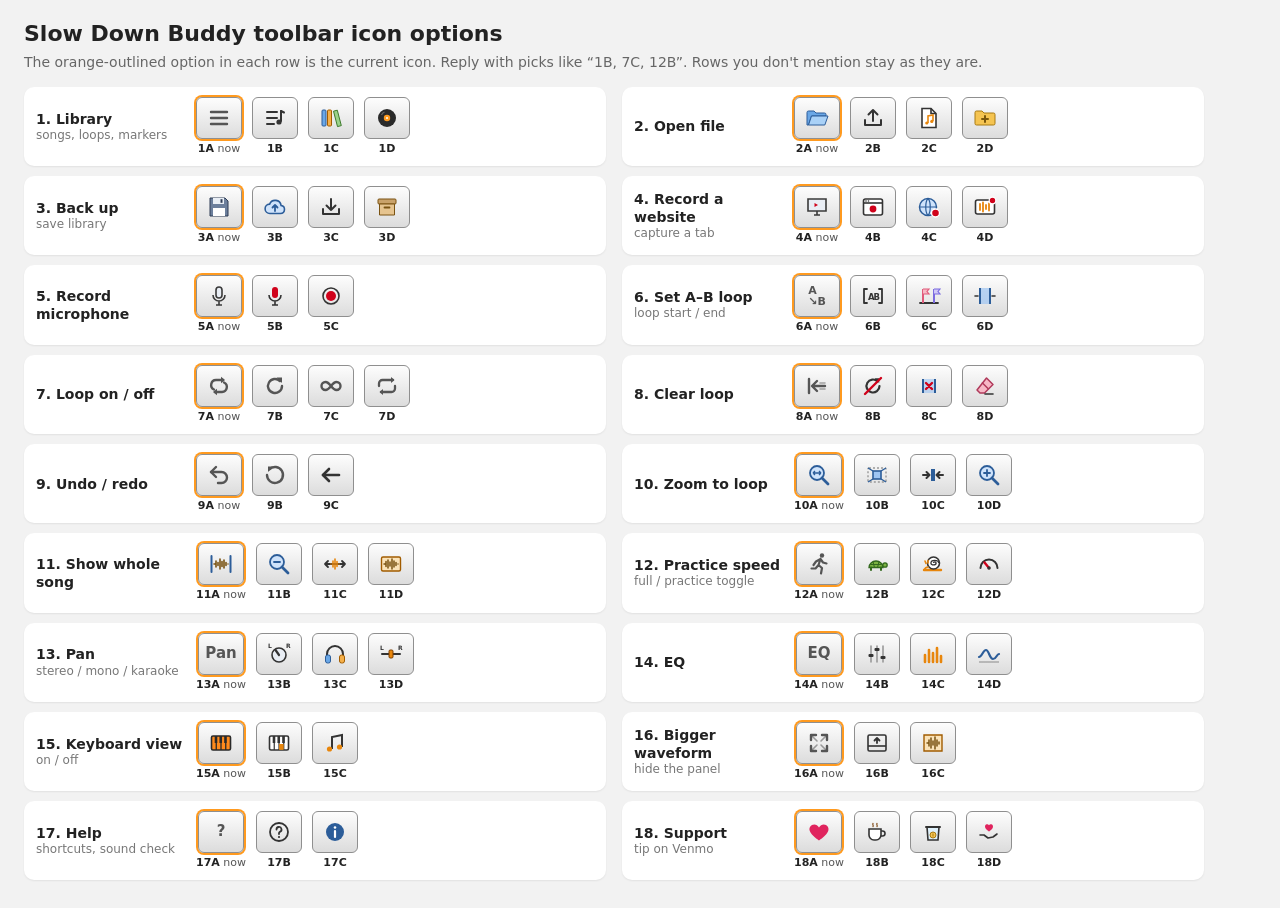
<file: branding/icon-options.html>
<!doctype html><html lang="en"><head><meta charset="utf-8"><title>Icon Options</title></head><body>
<svg width="0" height="0" style="position:absolute" aria-hidden="true">
  <symbol id="i-doc" viewBox="0 0 16 16"><path d="M3 1h7l3 3v11H3z" fill="#fff" stroke="#666"/><path d="M6 12V6l5-1v5" fill="none" stroke="#b4691b" stroke-width="1.2"/><circle cx="5" cy="12" r="1.4" fill="#b4691b"/><circle cx="10" cy="10.5" r="1.4" fill="#b4691b"/></symbol>
  <symbol id="i-list" viewBox="0 0 24 24"><path d="M4 6h16M4 12h16M4 18h16" stroke="currentColor" stroke-width="2.4" stroke-linecap="round" fill="none"/></symbol>
  <symbol id="i-open" viewBox="0 0 24 24"><path d="M2 6.5A1.5 1.5 0 0 1 3.5 5H9l2 2h8.5A1.5 1.5 0 0 1 21 8.5V10H6.5L3.5 19H2z" fill="#6aa7e6" stroke="#2c5d99"/><path d="M6.5 10H23l-3.2 9H3.5z" fill="#a9d1f7" stroke="#2c5d99"/></symbol>
  <symbol id="i-save" viewBox="0 0 24 24"><path d="M3 3h15l3 3v15H3z" fill="#6c7f9c" stroke="#2f3d55"/><path d="M6 3h11v6H6z" fill="#e9eef5"/><path d="M13.5 4.2h2v3.6h-2z" fill="#2f3d55"/><path d="M6 13h12v8H6z" fill="#fff"/></symbol>
  <symbol id="i-screen" viewBox="0 0 24 24"><path d="M3 4h18v12H3z" fill="#e9eef5" stroke="#3a3a3a" stroke-width="1.6"/><path d="M9 20h6M12 16v4" stroke="#3a3a3a" stroke-width="1.6"/><path d="M9.5 8v4l3.5-2z" fill="#d0021b"/></symbol>
  <symbol id="i-mic" viewBox="0 0 24 24"><rect x="9" y="3" width="6" height="11" rx="3" fill="#e9eef5" stroke="#3a3a3a" stroke-width="1.6"/><path d="M6 11a6 6 0 0 0 12 0M12 17v4M9 21h6" stroke="#3a3a3a" stroke-width="1.6" fill="none"/></symbol>
  <symbol id="i-loop" viewBox="0 0 24 24"><path d="M7 15.5A5 5 0 0 1 9 6h7" fill="none" stroke="currentColor" stroke-width="2.4" stroke-linecap="round"/><path d="M14 2.8 18 6l-4 3.2z" fill="currentColor"/><path d="M17 8.5A5 5 0 0 1 15 18H8" fill="none" stroke="currentColor" stroke-width="2.4" stroke-linecap="round"/><path d="M10 21.2 6 18l4-3.2z" fill="currentColor"/></symbol>
  <symbol id="i-clearloop" viewBox="0 0 24 24"><path d="M20 12H8M12 7l-5 5 5 5" fill="none" stroke="currentColor" stroke-width="2.4" stroke-linecap="round" stroke-linejoin="round"/><path d="M4 5v14" stroke="currentColor" stroke-width="2.4" stroke-linecap="round"/><path d="M15 9h5M15 15h5" stroke="currentColor" stroke-width="1.6" stroke-linecap="round" opacity="0.5"/></symbol>
  <symbol id="i-wholesong" viewBox="0 0 24 24"><path d="M2.5 4v16M21.5 4v16" stroke="#2c5d99" stroke-width="2" stroke-linecap="round"/><path d="M5 12h1M7 9v6M9 10.5v3M11 7v10M13 9.5v5M15 8v8M17 10.5v3M19 12h0" stroke="#7a5312" stroke-width="1.6" stroke-linecap="round"/></symbol>
  <symbol id="i-zoomall" viewBox="0 0 24 24"><circle cx="10" cy="10" r="7" fill="#cfe3fb" stroke="#2c5d99" stroke-width="1.8"/><path d="m15 15 6 6" stroke="#2c5d99" stroke-width="2.8" stroke-linecap="round"/><path d="M6 10h8M6 10l2-2M6 10l2 2M14 10l-2-2M14 10l-2 2" stroke="#2c5d99" stroke-width="1.3" fill="none"/></symbol>
  <symbol id="i-runner" viewBox="0 0 24 24"><circle cx="15" cy="3.5" r="2.2" fill="currentColor"/><path d="M13.5 7 9 9.5l-2.5 3.5M13.5 7l-2 6 3.5 3-1 5.5M11.5 13l-3 3.5H4.5M13.5 7l2.5 3.5 3.5 1" fill="none" stroke="currentColor" stroke-width="2.2" stroke-linecap="round" stroke-linejoin="round"/></symbol>
  <symbol id="i-walker" viewBox="0 0 24 24"><circle cx="12" cy="3.5" r="2.2" fill="currentColor"/><path d="M12 7v7l-2 7.5M12 14l2.2 7.5M12 8l-3 4.5M12 8l3 4.5" fill="none" stroke="currentColor" stroke-width="2.2" stroke-linecap="round" stroke-linejoin="round"/></symbol>
  <symbol id="i-zoom-out" viewBox="0 0 24 24"><circle cx="10" cy="10" r="6" fill="none" stroke="currentColor" stroke-width="1.8"/><path d="m14.5 14.5 6 6M7 10h6" stroke="currentColor" stroke-width="1.8" stroke-linecap="round"/></symbol>
  <symbol id="i-zoom-in" viewBox="0 0 24 24"><circle cx="10" cy="10" r="6" fill="none" stroke="currentColor" stroke-width="1.8"/><path d="m14.5 14.5 6 6M7 10h6M10 7v6" stroke="currentColor" stroke-width="1.8" stroke-linecap="round"/></symbol>
  <symbol id="i-spk" viewBox="0 0 24 24"><path d="M4 9h4l5-4v14l-5-4H4z" fill="currentColor"/></symbol>
  <symbol id="i-spk-loud" viewBox="0 0 24 24"><path d="M3 9h4l5-4v14l-5-4H3z" fill="currentColor"/><path d="M15 9a4 4 0 0 1 0 6M17.5 6.5a7.5 7.5 0 0 1 0 11M20 4a11 11 0 0 1 0 16" fill="none" stroke="currentColor" stroke-width="1.6" stroke-linecap="round"/></symbol>
  <symbol id="i-play" viewBox="0 0 24 24"><path d="M8 5v14l11-7z" fill="currentColor"/></symbol>
  <symbol id="i-pause" viewBox="0 0 24 24"><path d="M7 5h3.5v14H7zM13.5 5H17v14h-3.5z" fill="currentColor"/></symbol>
  <symbol id="i-stop" viewBox="0 0 24 24"><path d="M6.5 6.5h11v11h-11z" fill="currentColor"/></symbol>
  <symbol id="i-rew" viewBox="0 0 24 24"><path d="M11 6v12l-8-6zM20 6v12l-8-6z" fill="currentColor"/></symbol>
  <symbol id="i-ff" viewBox="0 0 24 24"><path d="M4 6v12l8-6zM13 6v12l8-6z" fill="currentColor"/></symbol>
  <symbol id="i-prev" viewBox="0 0 24 24"><path d="M5 6h2.5v12H5zM19 6v12l-10-6z" fill="currentColor"/></symbol>
  <symbol id="i-next" viewBox="0 0 24 24"><path d="M16.5 6H19v12h-2.5zM5 6v12l10-6z" fill="currentColor"/></symbol>
  <symbol id="i-undo" viewBox="0 0 24 24"><path d="M9 14 4 9l5-5" fill="none" stroke="currentColor" stroke-width="2.4" stroke-linecap="round" stroke-linejoin="round"/><path d="M4 9h10.5a5.5 5.5 0 0 1 0 11H11" fill="none" stroke="currentColor" stroke-width="2.4" stroke-linecap="round"/></symbol>
  <symbol id="i-redo" viewBox="0 0 24 24"><path d="m15 14 5-5-5-5" fill="none" stroke="currentColor" stroke-width="2.4" stroke-linecap="round" stroke-linejoin="round"/><path d="M20 9H9.5a5.5 5.5 0 0 0 0 11H13" fill="none" stroke="currentColor" stroke-width="2.4" stroke-linecap="round"/></symbol>
  <symbol id="i-expand" viewBox="0 0 24 24"><path d="M4 9V4h5M15 4h5v5M20 15v5h-5M9 20H4v-5" fill="none" stroke="currentColor" stroke-width="2.4" stroke-linecap="round" stroke-linejoin="round"/><path d="M4 4l6 6M20 4l-6 6M20 20l-6-6M4 20l6-6" stroke="currentColor" stroke-width="1.6" stroke-linecap="round" opacity="0.55"/></symbol>
  <symbol id="i-shrink" viewBox="0 0 24 24"><path d="M9 4v5H4M20 9h-5V4M15 20v-5h5M4 15h5v5" fill="none" stroke="currentColor" stroke-width="2.4" stroke-linecap="round" stroke-linejoin="round"/><path d="M3 3l6 6M21 3l-6 6M21 21l-6-6M3 21l6-6" stroke="currentColor" stroke-width="1.6" stroke-linecap="round" opacity="0.55"/></symbol>
  <symbol id="i-piano-on" viewBox="0 0 24 24"><rect x="2.5" y="5" width="19" height="14" rx="1.5" fill="#ff8a1c" stroke="#2a2a2a" stroke-width="1.6"/><path d="M7.25 12v7M12 12v7M16.75 12v7" stroke="#2a2a2a" stroke-width="1.3"/><path d="M5.7 5h2.6v7H5.7zM10.45 5h2.6v7h-2.6zM15.2 5h2.6v7h-2.6z" fill="#2a2a2a"/></symbol>
  <symbol id="i-piano-off" viewBox="0 0 24 24"><rect x="2.5" y="5" width="19" height="14" rx="1.5" fill="#fff" stroke="#2a2a2a" stroke-width="1.6"/><path d="M7.25 12v7M12 12v7M16.75 12v7" stroke="#2a2a2a" stroke-width="1.3"/><path d="M5.7 5h2.6v7H5.7zM10.45 5h2.6v7h-2.6zM15.2 5h2.6v7h-2.6z" fill="#2a2a2a"/></symbol>
  <symbol id="i-loops" viewBox="0 0 24 24"><path d="M19.5 12a7.5 7.5 0 1 1-2.2-5.3" fill="none" stroke="currentColor" stroke-width="2.4" stroke-linecap="round"/><path d="M14.2 3.4h5.6V9z" fill="currentColor"/><path d="M9.5 9.2v5.6l4.6-2.8z" fill="currentColor"/></symbol>
  <symbol id="i-heart" viewBox="0 0 24 24"><path d="M12 20.5s-7.5-4.6-9.2-9.4C1.6 7.6 4 4.5 7.2 4.5c2 0 3.6 1.1 4.8 2.9 1.2-1.8 2.8-2.9 4.8-2.9 3.2 0 5.6 3.1 4.4 6.6-1.7 4.8-9.2 9.4-9.2 9.4z" fill="#e0245e"/></symbol>
  <symbol id="i-trash" viewBox="0 0 24 24"><path d="M9 3h6v2h5v2H4V5h5zM6 8h12l-1 13H7z" fill="currentColor"/></symbol>
</svg>
<style>
  body { margin: 0; background: #f2f2f2; font: 14px/1.3 system-ui, -apple-system, sans-serif; color: #222; }
  main { padding: 20px 24px 28px; width: 1180px; }
  h1 { font-size: 22px; margin: 0 0 4px; } .lead { color: #666; margin: 0 0 16px; }
  .grid { display: grid; grid-template-columns: 1fr 1fr; gap: 10px 16px; }
  .row { background: #fff; border-radius: 10px; padding: 10px 12px; display: grid; grid-template-columns: 150px 1fr; align-items: center; gap: 10px; box-shadow: 0 1px 2px rgba(0,0,0,.07); }
  .name { font-weight: 700; } .name small { display: block; font-weight: 400; color: #777; font-size: 12px; }
  .opts { display: flex; gap: 10px; flex-wrap: wrap; }
  .opt { display: grid; justify-items: center; gap: 3px; font-size: 11px; color: #555; }
  .opt.cur .btn { box-shadow: 0 0 0 2px #ff9a1f; }
  .btn { width: 44px; height: 40px; display: grid; place-items: center; border: 1px solid #8f8f8f; border-radius: 6px; background: linear-gradient(#fdfdfd, #dcdcdc); font-weight: 600; font-size: 15px; }
  .btn svg { width: 24px; height: 24px; }
  .opt b { color: #222; }
</style>
<main>
<h1>Slow Down Buddy toolbar icon options</h1>
<p class="lead">The orange-outlined option in each row is the current icon. Reply with picks like “1B, 7C, 12B”. Rows you don't mention stay as they are.</p>
<div class="grid" id="grid"></div>
</main>
<script>
const S = (body, vb = '0 0 24 24') => `<svg viewBox="${vb}">${body}</svg>`;
const U = (id) => `<svg><use href="#${id}"/></svg>`;
const K = '#333', B = '#2c5d99', LB = '#cfe3fb', R = '#d0021b', O = '#e8860c';
const st = (w = 2) => `fill="none" stroke="${K}" stroke-width="${w}" stroke-linecap="round" stroke-linejoin="round"`;
const rows = [
  ['Library', 'songs, loops, markers', [
    U('i-list'),
    S(`<path d="M4 6h10M4 12h10M4 18h7" ${st()}/><path d="M18 5v10" ${st()}/><circle cx="16" cy="16" r="2.6" fill="${K}"/><path d="M18 5l3 1.5" ${st()}/>`),
    S(`<rect x="3" y="4" width="4" height="16" rx="1" fill="#6aa7e6" stroke="${B}"/><rect x="8.5" y="4" width="4" height="16" rx="1" fill="#f5b04a" stroke="#a15c00"/><path d="m14.5 5.2 3.8-1 4 15.4-3.8 1z" fill="#9bd28a" stroke="#3d7a2c"/>`),
    S(`<circle cx="12" cy="12" r="9" fill="#2a2a2a"/><circle cx="12" cy="12" r="3.2" fill="#ff9a1f"/><circle cx="12" cy="12" r="1" fill="#fff"/><path d="M6.5 9a6 6 0 0 1 3-3" fill="none" stroke="#666" stroke-width="1.2"/>`),
  ]],
  ['Open file', '', [
    U('i-open'),
    S(`<path d="M12 15V4M7.5 8.5 12 4l4.5 4.5" ${st()}/><path d="M4 14v5h16v-5" ${st()}/>`),
    S(`<path d="M5 2.5h9l5 5v14H5z" fill="#fff" stroke="${K}" stroke-width="1.6"/><path d="M14 2.5v5h5" fill="none" stroke="${K}" stroke-width="1.6"/><path d="M11 17V10l5-1v6" fill="none" stroke="${O}" stroke-width="1.6"/><circle cx="9.8" cy="17" r="1.6" fill="${O}"/><circle cx="14.8" cy="15.4" r="1.6" fill="${O}"/>`),
    S(`<path d="M2 6.5A1.5 1.5 0 0 1 3.5 5H9l2 2h9.5A1.5 1.5 0 0 1 22 8.5v9A1.5 1.5 0 0 1 20.5 19h-17A1.5 1.5 0 0 1 2 17.5z" fill="#f5c451" stroke="#a87a12"/><path d="M12 10v6M9 13h6" stroke="#7a560b" stroke-width="2" stroke-linecap="round"/>`),
  ]],
  ['Back up', 'save library', [
    U('i-save'),
    S(`<path d="M7 18.5h10.5a4 4 0 0 0 .6-7.95A6 6 0 0 0 6.6 9.1 4.7 4.7 0 0 0 7 18.5z" fill="${LB}" stroke="${B}" stroke-width="1.6"/><path d="M12 16v-6M9.5 12.5 12 10l2.5 2.5" fill="none" stroke="${B}" stroke-width="1.8" stroke-linecap="round" stroke-linejoin="round"/>`),
    S(`<path d="M12 4v11M7.5 10.5 12 15l4.5-4.5" ${st()}/><path d="M4 14v5h16v-5" ${st()}/>`),
    S(`<rect x="3" y="4" width="18" height="5" rx="1" fill="#c9a26a" stroke="#7a5312"/><path d="M4.5 9h15v11h-15z" fill="#e6c48f" stroke="#7a5312"/><path d="M9.5 12.5h5" stroke="#7a5312" stroke-width="1.8" stroke-linecap="round"/>`),
  ]],
  ['Record a website', 'capture a tab', [
    U('i-screen'),
    S(`<rect x="2.5" y="4" width="19" height="16" rx="2" fill="#fff" stroke="${K}" stroke-width="1.6"/><path d="M2.5 8h19" stroke="${K}" stroke-width="1.6"/><circle cx="5" cy="6" r=".8" fill="${K}"/><circle cx="7.5" cy="6" r=".8" fill="${K}"/><circle cx="12" cy="14" r="3.4" fill="${R}"/>`),
    S(`<circle cx="11" cy="12" r="8.5" fill="${LB}" stroke="${B}" stroke-width="1.5"/><path d="M2.5 12h17M11 3.5c-3 3-3 14 0 17M11 3.5c3 3 3 14 0 17" fill="none" stroke="${B}" stroke-width="1.2"/><circle cx="18.5" cy="18" r="4" fill="${R}" stroke="#fff" stroke-width="1.4"/>`),
    S(`<rect x="2.5" y="5" width="19" height="14" rx="2" fill="#fff" stroke="${K}" stroke-width="1.6"/><path d="M7 15v-6M10 16.5v-9M13 14v-4M16 15.5v-7" stroke="${O}" stroke-width="1.8" stroke-linecap="round"/><circle cx="19.5" cy="5.5" r="3.3" fill="${R}" stroke="#fff" stroke-width="1.2"/>`),
  ]],
  ['Record microphone', '', [
    U('i-mic'),
    S(`<rect x="9" y="3" width="6" height="11" rx="3" fill="${R}"/><path d="M6 11a6 6 0 0 0 12 0M12 17v4M9 21h6" stroke="${K}" stroke-width="1.6" fill="none"/>`),
    S(`<circle cx="12" cy="12" r="8" fill="none" stroke="${K}" stroke-width="1.6"/><circle cx="12" cy="12" r="5" fill="${R}"/>`),
  ]],
  ['Set A–B loop', 'loop start / end', [
    '<span style="font-size:11px;line-height:1">A<br>↘B</span>',
    S(`<path d="M6 5H3v14h3M18 5h3v14h-3" ${st(1.8)}/><text x="7" y="15.5" font-size="8.5" font-weight="800" font-family="system-ui" fill="${K}">A</text><text x="12.5" y="15.5" font-size="8.5" font-weight="800" font-family="system-ui" fill="${K}">B</text>`),
    S(`<path d="M3 19h18" ${st(1.8)}/><path d="M6 19V5" stroke="#e05a7a" stroke-width="2"/><path d="M6 5h6l-2 2.5 2 2.5H6" fill="#f7b8c6" stroke="#e05a7a" stroke-width="1.2"/><path d="M17 19V5" stroke="#7b6be0" stroke-width="2"/><path d="M17 5h6l-2 2.5 2 2.5h-6" fill="#cfc7f7" stroke="#7b6be0" stroke-width="1.2"/>`),
    S(`<rect x="7" y="4" width="10" height="16" fill="#9ec5f3" opacity=".7"/><path d="M7 4v16M17 4v16" stroke="${B}" stroke-width="2"/><path d="M2 12h3M19 12h3" stroke="${K}" stroke-width="1.6" stroke-linecap="round"/>`),
  ]],
  ['Loop on / off', '', [
    U('i-loop'),
    S(`<path d="M19 12a7 7 0 1 1-2.05-4.95" fill="none" stroke="currentColor" stroke-width="2.4" stroke-linecap="round"/><path d="M13.5 3.6h5.5v5.5z" fill="currentColor"/>`),
    S(`<path d="M12 12c-2-2.6-3.6-4-5.5-4a4 4 0 0 0 0 8c1.9 0 3.5-1.4 5.5-4s3.6-4 5.5-4a4 4 0 0 1 0 8c-1.9 0-3.5-1.4-5.5-4z" fill="none" stroke="currentColor" stroke-width="2.4"/>`),
    S(`<path d="M4 12V9.5A3.5 3.5 0 0 1 7.5 6H18M20 12v2.5a3.5 3.5 0 0 1-3.5 3.5H6" fill="none" stroke="currentColor" stroke-width="2.3" stroke-linecap="round"/><path d="M16 3l3.5 3L16 9zM8 15l-3.5 3L8 21z" fill="currentColor"/>`),
  ]],
  ['Clear loop', '', [
    U('i-clearloop'),
    S(`<path d="M18.5 12a6.5 6.5 0 1 1-1.9-4.6" fill="none" stroke="${K}" stroke-width="2.2" stroke-linecap="round"/><path d="M13.6 4.3h4.6v4.6z" fill="${K}"/><path d="M4 20 20 4" stroke="${R}" stroke-width="2.4" stroke-linecap="round"/>`),
    S(`<rect x="6" y="5" width="12" height="14" fill="#9ec5f3" opacity=".6"/><path d="M6 5v14M18 5v14" stroke="${B}" stroke-width="2"/><path d="m9 9 6 6M15 9l-6 6" stroke="${R}" stroke-width="2.4" stroke-linecap="round"/>`),
    S(`<path d="m13.5 4 6.5 6.5-8.5 8.5H7l-3-3z" fill="#f7b8c6" stroke="#b03a5b" stroke-width="1.5" stroke-linejoin="round"/><path d="m9 8.5 6.5 6.5" stroke="#b03a5b" stroke-width="1.5"/><path d="M12 20h8" stroke="${K}" stroke-width="1.6" stroke-linecap="round"/>`),
  ]],
  ['Undo / redo', '', [
    U('i-undo') + '',
    S(`<path d="M20 12a8 8 0 1 1-2.3-5.65" fill="none" stroke="currentColor" stroke-width="2.4" stroke-linecap="round" transform="matrix(-1 0 0 1 24 0)"/><path d="M10.5 3.6H5v5.5z" fill="currentColor"/>`),
    S(`<path d="M10 6 4 12l6 6" ${st(2.6)}/><path d="M4 12h16" ${st(2.6)}/>`),
  ]],
  ['Zoom to loop', '', [
    U('i-zoomall'),
    S(`<rect x="3" y="5" width="18" height="14" rx="1" fill="none" stroke="#999" stroke-width="1.4" stroke-dasharray="2 2"/><rect x="8" y="8" width="8" height="8" fill="#9ec5f3" stroke="${B}" stroke-width="1.6"/><path d="M3 5l5 3M21 5l-5 3M3 19l5-3M21 19l-5-3" stroke="${B}" stroke-width="1.4"/>`),
    S(`<path d="M2 12h6M22 12h-6" stroke="${K}" stroke-width="2" stroke-linecap="round"/><path d="M5.5 9 8.5 12l-3 3M18.5 9 15.5 12l3 3" ${st(2)}/><path d="M11 6v12M13 6v12" stroke="${B}" stroke-width="2"/>`),
    S(`<circle cx="10" cy="10" r="7" fill="${LB}" stroke="${B}" stroke-width="1.8"/><path d="m15 15 6 6" stroke="${B}" stroke-width="2.8" stroke-linecap="round"/><path d="M7 10h6M10 7v6" stroke="${B}" stroke-width="1.8" stroke-linecap="round"/>`),
  ]],
  ['Show whole song', '', [
    U('i-wholesong'),
    S(`<circle cx="10" cy="10" r="7" fill="${LB}" stroke="${B}" stroke-width="1.8"/><path d="m15 15 6 6" stroke="${B}" stroke-width="2.8" stroke-linecap="round"/><path d="M7 10h6" stroke="${B}" stroke-width="1.8" stroke-linecap="round"/>`),
    S(`<path d="M2 12h20M5 9l-3 3 3 3M19 9l3 3-3 3" ${st(1.8)}/><path d="M8 12h0M10 9v6M12 7v10M14 9.5v5M16 12h0" stroke="${O}" stroke-width="1.6" stroke-linecap="round"/>`),
    S(`<rect x="2.5" y="5" width="19" height="14" rx="1.5" fill="#fbe3b8" stroke="#a15c00" stroke-width="1.4"/><path d="M5 12h1M7 9.5v5M9 8v8M11 10v4M13 7v10M15 9v6M17 10.5v3M19 12h0" stroke="#7a5312" stroke-width="1.5" stroke-linecap="round"/>`),
  ]],
  ['Practice speed', 'full / practice toggle', [
    U('i-runner'),
    S(`<path d="M4 15.5c0-3.6 3.1-6.5 7-6.5s7 2.9 7 6.5z" fill="#7cb342" stroke="#33691e" stroke-width="1.3"/><path d="M8 9.8 9.5 15.5M14 9.8l-1.5 5.7M5.5 12.5h11" stroke="#33691e" stroke-width="1"/><circle cx="20" cy="13" r="2.2" fill="#7cb342" stroke="#33691e" stroke-width="1.3"/><path d="M6 15.5v2.5M16 15.5v2.5" stroke="#33691e" stroke-width="2" stroke-linecap="round"/>`),
    S(`<path d="M3 18h17" stroke="${O}" stroke-width="2.4" stroke-linecap="round"/><circle cx="12.5" cy="11" r="6" fill="#fff" stroke="${K}" stroke-width="1.6"/><path d="M12.5 11c0-1.6 2.6-1.6 2.6 0 0 2.6-5.2 2.6-5.2 0 0-3.6 7.8-3.6 7.8 0" fill="none" stroke="${K}" stroke-width="1.3"/><path d="M3 18c1-2 2-3 4-3M5 11.5 4 9M7 11 7 8.5" stroke="${O}" stroke-width="1.6" stroke-linecap="round" fill="none"/>`),
    S(`<path d="M3.5 16a8.5 8.5 0 0 1 17 0" fill="none" stroke="${K}" stroke-width="2" stroke-linecap="round"/><path d="M12 16 7.5 10.5" stroke="${R}" stroke-width="2.4" stroke-linecap="round"/><circle cx="12" cy="16" r="1.8" fill="${K}"/>`),
  ]],
  ['Pan', 'stereo / mono / karaoke', [
    'Pan',
    S(`<circle cx="12" cy="13" r="7" fill="#e9eef5" stroke="${K}" stroke-width="1.6"/><path d="M12 13 8.5 8" stroke="${K}" stroke-width="2.2" stroke-linecap="round"/><text x="1" y="6" font-size="6" font-weight="800" font-family="system-ui" fill="${K}">L</text><text x="19" y="6" font-size="6" font-weight="800" font-family="system-ui" fill="${K}">R</text>`),
    S(`<path d="M4 15v-3a8 8 0 0 1 16 0v3" fill="none" stroke="${K}" stroke-width="2"/><rect x="2.5" y="13" width="5" height="8" rx="2" fill="#6aa7e6" stroke="${B}"/><rect x="16.5" y="13" width="5" height="8" rx="2" fill="#f5b04a" stroke="#a15c00"/>`),
    S(`<path d="M3 12h18" stroke="${K}" stroke-width="2" stroke-linecap="round"/><rect x="10" y="8" width="4" height="8" rx="1.2" fill="${O}" stroke="#7a3d00"/><text x="1" y="8" font-size="6" font-weight="800" font-family="system-ui" fill="${K}">L</text><text x="19" y="8" font-size="6" font-weight="800" font-family="system-ui" fill="${K}">R</text>`),
  ]],
  ['EQ', '', [
    'EQ',
    S(`<path d="M6 4v16M12 4v16M18 4v16" stroke="#999" stroke-width="1.6" stroke-linecap="round"/><rect x="3.5" y="12" width="5" height="3" rx="1" fill="${K}"/><rect x="9.5" y="6" width="5" height="3" rx="1" fill="${K}"/><rect x="15.5" y="14" width="5" height="3" rx="1" fill="${K}"/>`),
    S(`<path d="M4 20V13M8 20V8M12 20V11M16 20V6M20 20V14" stroke="${O}" stroke-width="2.6" stroke-linecap="round"/>`),
    S(`<path d="M2 15c3 0 4-7 7-7s3.5 9 7 9 3.5-5 6-5" fill="none" stroke="${B}" stroke-width="2.2" stroke-linecap="round"/><path d="M2 20h20" stroke="#999" stroke-width="1.2"/>`),
  ]],
  ['Keyboard view', 'on / off', [
    U('i-piano-on'),
    S(`<rect x="2.5" y="5" width="19" height="14" rx="1.5" fill="#fff" stroke="${K}" stroke-width="1.6"/><path d="M7.25 5v14M12 5v14M16.75 5v14" stroke="${K}" stroke-width="1.2"/><path d="M5.7 5h2.6v7H5.7zM10.45 5h2.6v7h-2.6zM15.2 5h2.6v7h-2.6z" fill="${K}"/><rect x="12.1" y="13" width="4.5" height="5.8" fill="${O}"/>`),
    S(`<path d="M9 18V6l10-2v12" fill="none" stroke="${K}" stroke-width="2"/><circle cx="6.5" cy="18" r="2.6" fill="${O}"/><circle cx="16.5" cy="16" r="2.6" fill="${O}"/>`),
  ]],
  ['Bigger waveform', 'hide the panel', [
    U('i-expand'),
    S(`<rect x="3" y="4" width="18" height="16" rx="1.5" fill="none" stroke="${K}" stroke-width="1.6"/><path d="M3 15h18" stroke="${K}" stroke-width="1.6"/><path d="M12 12V7M9.5 9.5 12 7l2.5 2.5" ${st(1.8)}/>`),
    S(`<path d="M3 4h18v16H3z" fill="#fbe3b8" stroke="#a15c00" stroke-width="1.4"/><path d="M6 12h1M8 9v6M10 7v10M12 10v4M14 6v12M16 9v6M18 11v2" stroke="#7a5312" stroke-width="1.5" stroke-linecap="round"/>`),
  ]],
  ['Help', 'shortcuts, sound check', [
    '?',
    S(`<circle cx="12" cy="12" r="9" fill="none" stroke="${K}" stroke-width="1.8"/><path d="M9.5 9.5a2.5 2.5 0 1 1 3.4 2.3c-.6.3-.9.8-.9 1.4v.8" ${st(1.8)}/><circle cx="12" cy="17" r="1.1" fill="${K}"/>`),
    S(`<circle cx="12" cy="12" r="9" fill="${B}"/><path d="M12 11v6" stroke="#fff" stroke-width="2.2" stroke-linecap="round"/><circle cx="12" cy="7.5" r="1.3" fill="#fff"/>`),
  ]],
  ['Support', 'tip on Venmo', [
    U('i-heart'),
    S(`<path d="M4 9h12v6a5 5 0 0 1-5 5H9a5 5 0 0 1-5-5z" fill="#fff" stroke="${K}" stroke-width="1.6"/><path d="M16 11h1.5a2.5 2.5 0 0 1 0 5H16" fill="none" stroke="${K}" stroke-width="1.6"/><path d="M8 3.5c-1 1.2 1 1.8 0 3M12 3.5c-1 1.2 1 1.8 0 3" fill="none" stroke="#8a5a2b" stroke-width="1.3" stroke-linecap="round"/>`),
    S(`<path d="M6 7h12l-1 13H7z" fill="#dff1fb" stroke="${K}" stroke-width="1.6"/><path d="M5 7h14" stroke="${K}" stroke-width="2" stroke-linecap="round"/><circle cx="12" cy="15" r="3" fill="#f5c451" stroke="#a87a12"/><path d="M12 13.5v3" stroke="#a87a12" stroke-width="1"/>`),
    S(`<path d="M3 15h4l4 3 5-1 4-3" fill="none" stroke="${K}" stroke-width="1.6" stroke-linecap="round" stroke-linejoin="round"/><path d="M12 11.5s-4-2.4-4-5a2.2 2.2 0 0 1 4-1.3 2.2 2.2 0 0 1 4 1.3c0 2.6-4 5-4 5z" fill="#e0245e"/>`),
  ]],
];
document.getElementById('grid').innerHTML = rows.map(([name, sub, opts], r) => `
  <div class="row"><div class="name">${r + 1}. ${name}<small>${sub}</small></div>
  <div class="opts">${opts.map((svg, i) => `<div class="opt${i === 0 ? ' cur' : ''}"><div class="btn">${svg}</div><span><b>${r + 1}${'ABCD'[i]}</b>${i === 0 ? ' now' : ''}</span></div>`).join('')}</div></div>`).join('');
</script>
</body></html>
</file>
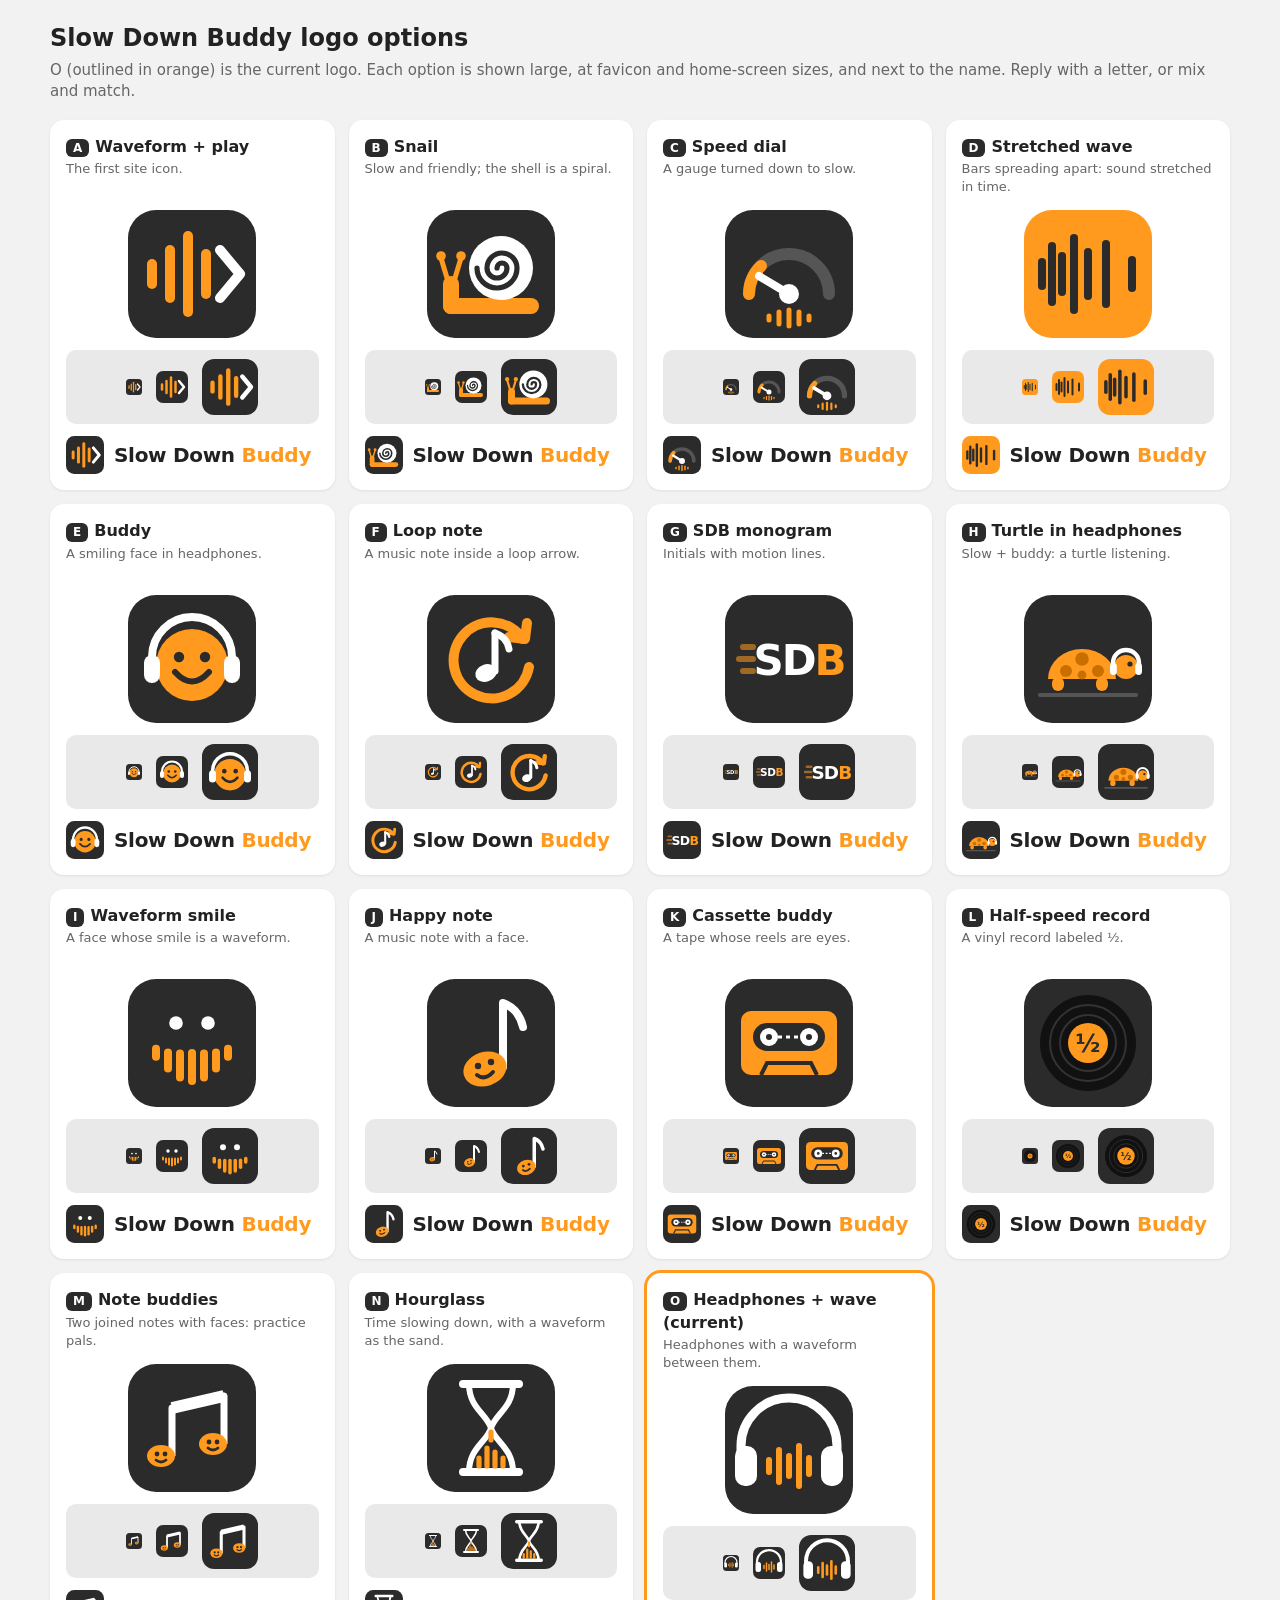
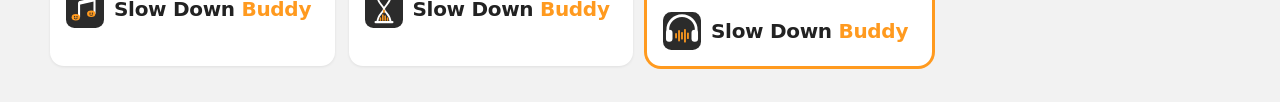
<file: branding/logo-options.html>
<!doctype html>
<html lang="en">
<head>
<meta charset="utf-8">
<meta name="viewport" content="width=device-width, initial-scale=1">
<title>Logo Options</title>
<style>
  body { margin: 0; background: #f2f2f2; color: #222; font: 15px/1.4 system-ui, -apple-system, sans-serif; }
  main { max-width: 1180px; margin: 0 auto; padding: 22px 16px 36px; }
  h1 { font-size: 24px; margin: 0 0 4px; } p.lead { color: #666; margin: 0 0 18px; }
  .grid { display: grid; grid-template-columns: repeat(auto-fill, minmax(270px, 1fr)); gap: 14px; }
  .card { background: #fff; border-radius: 14px; padding: 16px; box-shadow: 0 1px 3px rgba(0,0,0,.08); }
  .card.cur { box-shadow: 0 0 0 3px #ff9a1f; }
  .card h2 { font-size: 16px; margin: 0 0 2px; } .note { color: #666; font-size: 13px; margin: 0 0 10px; min-height: 36px; }
  .hero { display: flex; justify-content: center; padding: 4px 0 12px; } .hero svg { width: 128px; height: 128px; }
  .sizes { display: flex; align-items: center; gap: 14px; justify-content: center; padding: 9px; border-radius: 10px; background: #e9e9e9; }
  .sizes svg:nth-child(1) { width: 16px; height: 16px; } .sizes svg:nth-child(2) { width: 32px; height: 32px; } .sizes svg:nth-child(3) { width: 56px; height: 56px; }
  .lockup { display: flex; align-items: center; gap: 10px; margin-top: 12px; } .lockup svg { width: 38px; height: 38px; flex: none; }
  .word { font-weight: 800; font-size: 20px; letter-spacing: -.3px; } .word span { color: #ff9a1f; }
  .tag { display: inline-block; font-size: 12px; font-weight: 700; background: #2b2b2b; color: #fff; border-radius: 6px; padding: 1px 7px; margin-right: 6px; }
</style>
</head>
<body>
<svg width="0" height="0" style="position:absolute" aria-hidden="true">
  <defs>
    <!-- A: current favicon -->
    <symbol id="logo-a" viewBox="0 0 64 64">
      <rect width="64" height="64" rx="14" fill="#2b2b2b"/>
      <g stroke="#ff9a1f" stroke-width="5" stroke-linecap="round">
        <line x1="12" y1="27" x2="12" y2="37"/><line x1="21" y1="20" x2="21" y2="44"/>
        <line x1="30" y1="13" x2="30" y2="51"/><line x1="39" y1="22" x2="39" y2="42"/>
      </g>
      <path d="M46 20 L56 32 L46 44" fill="none" stroke="#fff" stroke-width="5" stroke-linecap="round" stroke-linejoin="round"/>
    </symbol>
    <!-- B: snail whose shell is a spiral -->
    <symbol id="logo-b" viewBox="0 0 64 64">
      <rect width="64" height="64" rx="14" fill="#2b2b2b"/>
      <rect x="8" y="44" width="48" height="8" rx="4" fill="#ff9a1f"/>
      <rect x="8" y="33" width="8" height="19" rx="4" fill="#ff9a1f"/>
      <g stroke="#ff9a1f" stroke-width="2.5" stroke-linecap="round"><line x1="10" y1="34" x2="7" y2="24"/><line x1="14" y1="34" x2="17" y2="24"/></g>
      <circle cx="7" cy="23" r="2.4" fill="#ff9a1f"/><circle cx="17" cy="23" r="2.4" fill="#ff9a1f"/>
      <circle cx="37" cy="29" r="16" fill="#fff"/>
      <path d="M35 29 a2.5 2.5 0 1 1 5 0 a5 5 0 1 1 -10 0 a7.5 7.5 0 1 1 15 0 a10 10 0 1 1 -20 0" fill="none" stroke="#2b2b2b" stroke-width="2.6" stroke-linecap="round"/>
    </symbol>
    <!-- C: speed dial turned down to slow -->
    <symbol id="logo-c" viewBox="0 0 64 64">
      <rect width="64" height="64" rx="14" fill="#2b2b2b"/>
      <path d="M12 42 A20 20 0 0 1 52 42" fill="none" stroke="#555" stroke-width="6" stroke-linecap="round"/>
      <path d="M12 42 A20 20 0 0 1 18 28" fill="none" stroke="#ff9a1f" stroke-width="6" stroke-linecap="round"/>
      <line x1="32" y1="42" x2="17" y2="33" stroke="#fff" stroke-width="4" stroke-linecap="round"/>
      <circle cx="32" cy="42" r="5" fill="#fff"/>
      <g stroke="#ff9a1f" stroke-width="2.5" stroke-linecap="round">
        <line x1="22" y1="53" x2="22" y2="55"/><line x1="27" y1="51" x2="27" y2="57"/>
        <line x1="32" y1="50" x2="32" y2="58"/><line x1="37" y1="51" x2="37" y2="57"/><line x1="42" y1="53" x2="42" y2="55"/>
      </g>
    </symbol>
    <!-- D: waveform whose bars spread out (stretched in time) -->
    <symbol id="logo-d" viewBox="0 0 64 64">
      <rect width="64" height="64" rx="14" fill="#ff9a1f"/>
      <g stroke="#2b2b2b" stroke-width="4" stroke-linecap="round">
        <line x1="9" y1="26" x2="9" y2="38"/><line x1="14" y1="18" x2="14" y2="46"/><line x1="19" y1="23" x2="19" y2="41"/>
        <line x1="25" y1="14" x2="25" y2="50"/><line x1="32" y1="21" x2="32" y2="43"/>
        <line x1="41" y1="17" x2="41" y2="47"/><line x1="54" y1="25" x2="54" y2="39"/>
      </g>
    </symbol>
    <!-- E: friendly buddy wearing headphones, mouth is a waveform -->
    <symbol id="logo-e" viewBox="0 0 64 64">
      <rect width="64" height="64" rx="14" fill="#2b2b2b"/>
      <circle cx="32" cy="35" r="18" fill="#ff9a1f"/>
      <path d="M12 36 V31 a20 20 0 0 1 40 0 V36" fill="none" stroke="#fff" stroke-width="4" stroke-linecap="round"/>
      <rect x="8" y="30" width="8" height="14" rx="4" fill="#fff"/><rect x="48" y="30" width="8" height="14" rx="4" fill="#fff"/>
      <circle cx="25.5" cy="31" r="2.6" fill="#2b2b2b"/><circle cx="38.5" cy="31" r="2.6" fill="#2b2b2b"/>
      <path d="M23.5 38.5 Q32 48 40.5 38.5" fill="none" stroke="#2b2b2b" stroke-width="3" stroke-linecap="round"/>
    </symbol>
    <!-- F: music note inside a loop arrow -->
    <symbol id="logo-f" viewBox="0 0 64 64">
      <rect width="64" height="64" rx="14" fill="#2b2b2b"/>
      <path d="M48 22 A19 19 0 1 0 51 36" fill="none" stroke="#ff9a1f" stroke-width="5" stroke-linecap="round"/>
      <path d="M41 21 L49 22 L50 14" fill="none" stroke="#ff9a1f" stroke-width="5" stroke-linecap="round" stroke-linejoin="round"/>
      <path d="M34 19 V38" stroke="#fff" stroke-width="3.5" stroke-linecap="round"/>
      <path d="M34 19 q6 2 7 8" fill="none" stroke="#fff" stroke-width="3.5" stroke-linecap="round"/>
      <ellipse cx="29.5" cy="39" rx="5.5" ry="4.3" transform="rotate(-20 29.5 39)" fill="#fff"/>
    </symbol>
    <!-- G: SDB monogram with a slow-motion trail -->
    <symbol id="logo-g" viewBox="0 0 64 64">
      <rect width="64" height="64" rx="14" fill="#2b2b2b"/>
      <g stroke="#ff9a1f" stroke-width="3" stroke-linecap="round" opacity=".55"><line x1="9" y1="26" x2="14" y2="26"/><line x1="7" y1="32" x2="14" y2="32"/><line x1="9" y1="38" x2="14" y2="38"/></g>
      <text x="37" y="40" text-anchor="middle" font-family="system-ui, -apple-system, Helvetica, Arial, sans-serif" font-weight="900" font-size="21" fill="#fff" letter-spacing="-1">SD<tspan fill="#ff9a1f">B</tspan></text>
    </symbol>
    <!-- H -->
    <symbol id="logo-h" viewBox="0 0 64 64">
      <rect width="64" height="64" rx="14" fill="#2b2b2b"/>
      <path d="M12 42 a17 15 0 0 1 34 0z" fill="#ff9a1f"/>
      <circle cx="21" cy="38" r="3" fill="#c96f00"/><circle cx="29" cy="32" r="3.4" fill="#c96f00"/><circle cx="37" cy="38" r="3" fill="#c96f00"/><circle cx="29" cy="40" r="2.2" fill="#c96f00"/>
      <rect x="14" y="41" width="6" height="7" rx="3" fill="#ff9a1f"/><rect x="36" y="41" width="6" height="7" rx="3" fill="#ff9a1f"/>
      <circle cx="51" cy="36" r="6" fill="#ff9a1f"/><circle cx="53" cy="34.5" r="1.3" fill="#2b2b2b"/>
      <path d="M44.5 37 V34 a6.5 6.5 0 0 1 13 0 V37" fill="none" stroke="#fff" stroke-width="2.2" stroke-linecap="round"/>
      <rect x="43" y="34" width="3.4" height="6" rx="1.7" fill="#fff"/><rect x="55.6" y="34" width="3.4" height="6" rx="1.7" fill="#fff"/>
      <path d="M8 50 h48" stroke="#555" stroke-width="2" stroke-linecap="round"/>
    </symbol>
    <!-- I -->
    <symbol id="logo-i" viewBox="0 0 64 64">
      <rect width="64" height="64" rx="14" fill="#2b2b2b"/>
      <circle cx="24" cy="22" r="3.4" fill="#fff"/><circle cx="40" cy="22" r="3.4" fill="#fff"/>
      <g stroke="#ff9a1f" stroke-width="4" stroke-linecap="round"><line x1="14" y1="34.9" x2="14" y2="38.9"/><line x1="20" y1="36.8" x2="20" y2="44.8"/><line x1="26" y1="37.2" x2="26" y2="49.2"/><line x1="32" y1="37.0" x2="32" y2="51.0"/><line x1="38" y1="37.2" x2="38" y2="49.2"/><line x1="44" y1="36.8" x2="44" y2="44.8"/><line x1="50" y1="34.9" x2="50" y2="38.9"/></g>
    </symbol>
    <!-- J -->
    <symbol id="logo-j" viewBox="0 0 64 64">
      <rect width="64" height="64" rx="14" fill="#2b2b2b"/>
      <path d="M38 44 V12 q8 3 10 12" fill="none" stroke="#fff" stroke-width="4" stroke-linecap="round" stroke-linejoin="round"/>
      <ellipse cx="29" cy="45" rx="11" ry="8.5" transform="rotate(-18 29 45)" fill="#ff9a1f"/>
      <circle cx="25.5" cy="43.5" r="1.6" fill="#2b2b2b"/><circle cx="32" cy="41.5" r="1.6" fill="#2b2b2b"/>
      <path d="M25 48 q4 3 8 -1.5" fill="none" stroke="#2b2b2b" stroke-width="2" stroke-linecap="round"/>
    </symbol>
    <!-- K -->
    <symbol id="logo-k" viewBox="0 0 64 64">
      <rect width="64" height="64" rx="14" fill="#2b2b2b"/>
      <rect x="8" y="16" width="48" height="32" rx="5" fill="#ff9a1f"/>
      <rect x="14" y="22" width="36" height="14" rx="7" fill="#2b2b2b"/>
      <circle cx="22" cy="29" r="4.5" fill="#fff"/><circle cx="42" cy="29" r="4.5" fill="#fff"/>
      <circle cx="22" cy="29" r="1.5" fill="#2b2b2b"/><circle cx="42" cy="29" r="1.5" fill="#2b2b2b"/>
      <path d="M26.5 29 h11" stroke="#fff" stroke-width="1.5" stroke-dasharray="2 2"/>
      <path d="M18 48 l3 -6 h22 l3 6" fill="none" stroke="#2b2b2b" stroke-width="2"/>
    </symbol>
    <!-- L -->
    <symbol id="logo-l" viewBox="0 0 64 64">
      <rect width="64" height="64" rx="14" fill="#2b2b2b"/>
      <circle cx="32" cy="32" r="24" fill="#111"/>
      <circle cx="32" cy="32" r="19" fill="none" stroke="#333" stroke-width="1"/><circle cx="32" cy="32" r="14" fill="none" stroke="#333" stroke-width="1"/>
      <circle cx="32" cy="32" r="10" fill="#ff9a1f"/>
      <text x="32" y="36.5" text-anchor="middle" font-family="system-ui, -apple-system, Helvetica, Arial, sans-serif" font-weight="900" font-size="12" fill="#2b2b2b">½</text>
    </symbol>
    <!-- M -->
    <symbol id="logo-m" viewBox="0 0 64 64">
      <rect width="64" height="64" rx="14" fill="#2b2b2b"/>
      <path d="M22 46 V22 l26 -6 v24" fill="none" stroke="#fff" stroke-width="3.5" stroke-linejoin="round"/>
      <path d="M22 22 l26 -6" stroke="#fff" stroke-width="6"/>
      <ellipse cx="16.5" cy="46" rx="7" ry="5.5" fill="#ff9a1f"/><ellipse cx="42.5" cy="40" rx="7" ry="5.5" fill="#ff9a1f"/>
      <circle cx="14.5" cy="45" r="1.2" fill="#2b2b2b"/><circle cx="18.5" cy="45" r="1.2" fill="#2b2b2b"/><path d="M14 48 q2.5 2 5 0" fill="none" stroke="#2b2b2b" stroke-width="1.4" stroke-linecap="round"/>
      <circle cx="40.5" cy="39" r="1.2" fill="#2b2b2b"/><circle cx="44.5" cy="39" r="1.2" fill="#2b2b2b"/><path d="M40 42 q2.5 2 5 0" fill="none" stroke="#2b2b2b" stroke-width="1.4" stroke-linecap="round"/>
    </symbol>
    <!-- N -->
    <symbol id="logo-n" viewBox="0 0 64 64">
      <rect width="64" height="64" rx="14" fill="#2b2b2b"/>
      <path d="M18 10 h28 M18 54 h28" stroke="#fff" stroke-width="4" stroke-linecap="round"/>
      <path d="M21 10 c0 12 9 15 11 22 c2 -7 11 -10 11 -22 M21 54 c0 -12 9 -15 11 -22 c2 7 11 10 11 22" fill="none" stroke="#fff" stroke-width="3" stroke-linejoin="round"/>
      <g stroke="#ff9a1f" stroke-width="2.6" stroke-linecap="round"><line x1="26" y1="47" x2="26" y2="51"/><line x1="30" y1="42" x2="30" y2="51"/><line x1="34" y1="44" x2="34" y2="51"/><line x1="38" y1="47" x2="38" y2="51"/><line x1="32" y1="34" x2="32" y2="38"/></g>
    </symbol>
    <!-- O -->
    <symbol id="logo-o" viewBox="0 0 64 64">
      <rect width="64" height="64" rx="14" fill="#2b2b2b"/>
      <path d="M8 34 V30 a24 24 0 0 1 48 0 V34" fill="none" stroke="#fff" stroke-width="4.5" stroke-linecap="round"/>
      <rect x="5" y="30" width="11" height="20" rx="5" fill="#fff"/><rect x="48" y="30" width="11" height="20" rx="5" fill="#fff"/>
      <g stroke="#ff9a1f" stroke-width="3" stroke-linecap="round"><line x1="22" y1="37" x2="22" y2="43"/><line x1="27" y1="32" x2="27" y2="48"/><line x1="32" y1="35" x2="32" y2="45"/><line x1="37" y1="30" x2="37" y2="50"/><line x1="42" y1="36" x2="42" y2="44"/></g>
    </symbol>
  </defs>
</svg>
<main>
  <h1>Slow Down Buddy logo options</h1>
  <p class="lead">O (outlined in orange) is the current logo. Each option is shown large, at favicon and home-screen sizes, and next to the name. Reply with a letter, or mix and match.</p>
  <div class="grid">
  <div class="card"><h2><span class="tag">A</span>Waveform + play</h2><p class="note">The first site icon.</p>
    <div class="hero"><svg><use href="#logo-a"/></svg></div>
    <div class="sizes"><svg><use href="#logo-a"/></svg><svg><use href="#logo-a"/></svg><svg><use href="#logo-a"/></svg></div>
    <div class="lockup"><svg><use href="#logo-a"/></svg><div class="word">Slow Down <span>Buddy</span></div></div></div>
  <div class="card"><h2><span class="tag">B</span>Snail</h2><p class="note">Slow and friendly; the shell is a spiral.</p>
    <div class="hero"><svg><use href="#logo-b"/></svg></div>
    <div class="sizes"><svg><use href="#logo-b"/></svg><svg><use href="#logo-b"/></svg><svg><use href="#logo-b"/></svg></div>
    <div class="lockup"><svg><use href="#logo-b"/></svg><div class="word">Slow Down <span>Buddy</span></div></div></div>
  <div class="card"><h2><span class="tag">C</span>Speed dial</h2><p class="note">A gauge turned down to slow.</p>
    <div class="hero"><svg><use href="#logo-c"/></svg></div>
    <div class="sizes"><svg><use href="#logo-c"/></svg><svg><use href="#logo-c"/></svg><svg><use href="#logo-c"/></svg></div>
    <div class="lockup"><svg><use href="#logo-c"/></svg><div class="word">Slow Down <span>Buddy</span></div></div></div>
  <div class="card"><h2><span class="tag">D</span>Stretched wave</h2><p class="note">Bars spreading apart: sound stretched in time.</p>
    <div class="hero"><svg><use href="#logo-d"/></svg></div>
    <div class="sizes"><svg><use href="#logo-d"/></svg><svg><use href="#logo-d"/></svg><svg><use href="#logo-d"/></svg></div>
    <div class="lockup"><svg><use href="#logo-d"/></svg><div class="word">Slow Down <span>Buddy</span></div></div></div>
  <div class="card"><h2><span class="tag">E</span>Buddy</h2><p class="note">A smiling face in headphones.</p>
    <div class="hero"><svg><use href="#logo-e"/></svg></div>
    <div class="sizes"><svg><use href="#logo-e"/></svg><svg><use href="#logo-e"/></svg><svg><use href="#logo-e"/></svg></div>
    <div class="lockup"><svg><use href="#logo-e"/></svg><div class="word">Slow Down <span>Buddy</span></div></div></div>
  <div class="card"><h2><span class="tag">F</span>Loop note</h2><p class="note">A music note inside a loop arrow.</p>
    <div class="hero"><svg><use href="#logo-f"/></svg></div>
    <div class="sizes"><svg><use href="#logo-f"/></svg><svg><use href="#logo-f"/></svg><svg><use href="#logo-f"/></svg></div>
    <div class="lockup"><svg><use href="#logo-f"/></svg><div class="word">Slow Down <span>Buddy</span></div></div></div>
  <div class="card"><h2><span class="tag">G</span>SDB monogram</h2><p class="note">Initials with motion lines.</p>
    <div class="hero"><svg><use href="#logo-g"/></svg></div>
    <div class="sizes"><svg><use href="#logo-g"/></svg><svg><use href="#logo-g"/></svg><svg><use href="#logo-g"/></svg></div>
    <div class="lockup"><svg><use href="#logo-g"/></svg><div class="word">Slow Down <span>Buddy</span></div></div></div>
  <div class="card"><h2><span class="tag">H</span>Turtle in headphones</h2><p class="note">Slow + buddy: a turtle listening.</p>
    <div class="hero"><svg><use href="#logo-h"/></svg></div>
    <div class="sizes"><svg><use href="#logo-h"/></svg><svg><use href="#logo-h"/></svg><svg><use href="#logo-h"/></svg></div>
    <div class="lockup"><svg><use href="#logo-h"/></svg><div class="word">Slow Down <span>Buddy</span></div></div></div>
  <div class="card"><h2><span class="tag">I</span>Waveform smile</h2><p class="note">A face whose smile is a waveform.</p>
    <div class="hero"><svg><use href="#logo-i"/></svg></div>
    <div class="sizes"><svg><use href="#logo-i"/></svg><svg><use href="#logo-i"/></svg><svg><use href="#logo-i"/></svg></div>
    <div class="lockup"><svg><use href="#logo-i"/></svg><div class="word">Slow Down <span>Buddy</span></div></div></div>
  <div class="card"><h2><span class="tag">J</span>Happy note</h2><p class="note">A music note with a face.</p>
    <div class="hero"><svg><use href="#logo-j"/></svg></div>
    <div class="sizes"><svg><use href="#logo-j"/></svg><svg><use href="#logo-j"/></svg><svg><use href="#logo-j"/></svg></div>
    <div class="lockup"><svg><use href="#logo-j"/></svg><div class="word">Slow Down <span>Buddy</span></div></div></div>
  <div class="card"><h2><span class="tag">K</span>Cassette buddy</h2><p class="note">A tape whose reels are eyes.</p>
    <div class="hero"><svg><use href="#logo-k"/></svg></div>
    <div class="sizes"><svg><use href="#logo-k"/></svg><svg><use href="#logo-k"/></svg><svg><use href="#logo-k"/></svg></div>
    <div class="lockup"><svg><use href="#logo-k"/></svg><div class="word">Slow Down <span>Buddy</span></div></div></div>
  <div class="card"><h2><span class="tag">L</span>Half-speed record</h2><p class="note">A vinyl record labeled ½.</p>
    <div class="hero"><svg><use href="#logo-l"/></svg></div>
    <div class="sizes"><svg><use href="#logo-l"/></svg><svg><use href="#logo-l"/></svg><svg><use href="#logo-l"/></svg></div>
    <div class="lockup"><svg><use href="#logo-l"/></svg><div class="word">Slow Down <span>Buddy</span></div></div></div>
  <div class="card"><h2><span class="tag">M</span>Note buddies</h2><p class="note">Two joined notes with faces: practice pals.</p>
    <div class="hero"><svg><use href="#logo-m"/></svg></div>
    <div class="sizes"><svg><use href="#logo-m"/></svg><svg><use href="#logo-m"/></svg><svg><use href="#logo-m"/></svg></div>
    <div class="lockup"><svg><use href="#logo-m"/></svg><div class="word">Slow Down <span>Buddy</span></div></div></div>
  <div class="card"><h2><span class="tag">N</span>Hourglass</h2><p class="note">Time slowing down, with a waveform as the sand.</p>
    <div class="hero"><svg><use href="#logo-n"/></svg></div>
    <div class="sizes"><svg><use href="#logo-n"/></svg><svg><use href="#logo-n"/></svg><svg><use href="#logo-n"/></svg></div>
    <div class="lockup"><svg><use href="#logo-n"/></svg><div class="word">Slow Down <span>Buddy</span></div></div></div>
  <div class="card cur"><h2><span class="tag">O</span>Headphones + wave (current)</h2><p class="note">Headphones with a waveform between them.</p>
    <div class="hero"><svg><use href="#logo-o"/></svg></div>
    <div class="sizes"><svg><use href="#logo-o"/></svg><svg><use href="#logo-o"/></svg><svg><use href="#logo-o"/></svg></div>
    <div class="lockup"><svg><use href="#logo-o"/></svg><div class="word">Slow Down <span>Buddy</span></div></div></div>
  </div>
</main>
</body>
</html>
</file>
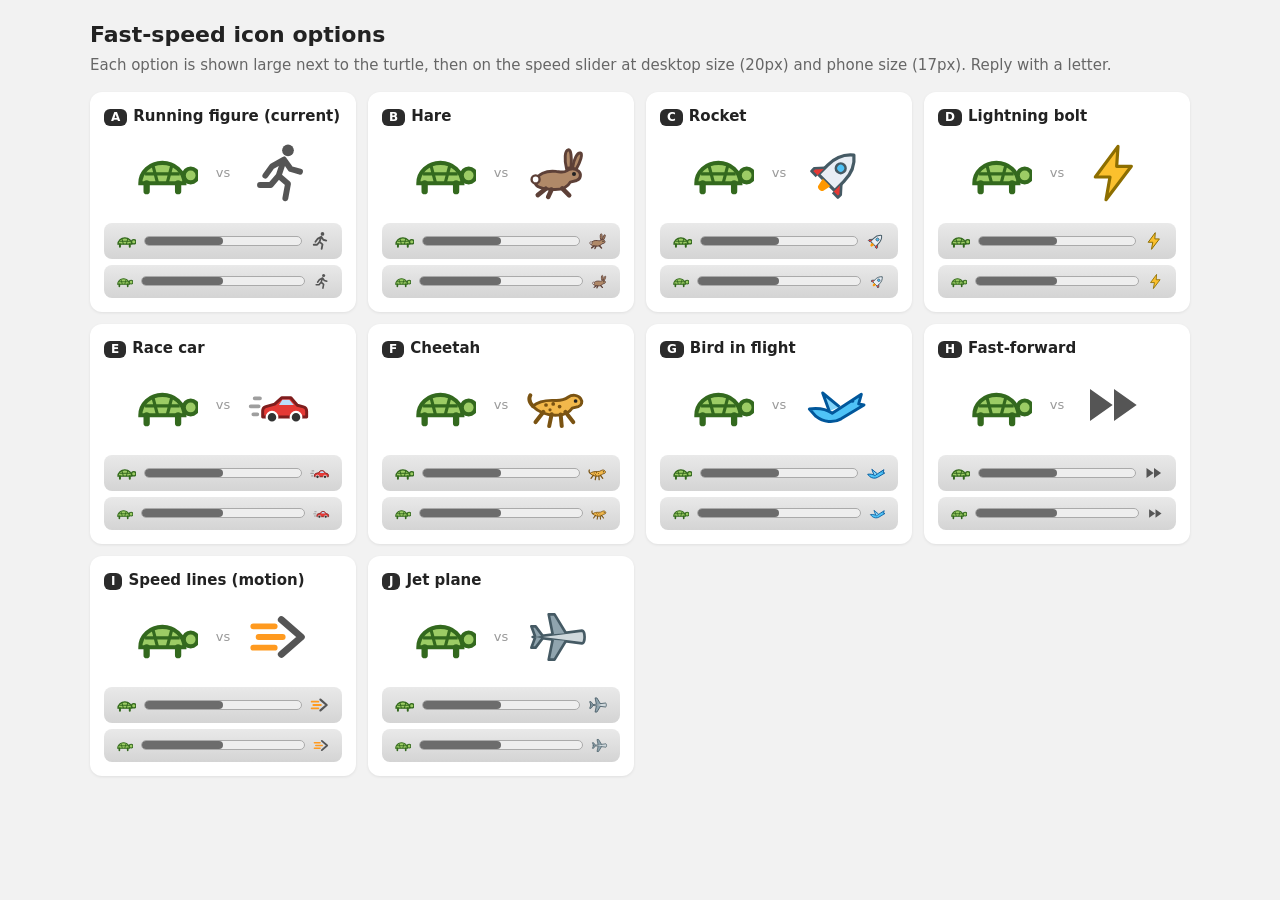
<file: branding/speed-icon-options.html>
<!doctype html><html lang="en"><head><meta charset="utf-8"><meta name="viewport" content="width=device-width, initial-scale=1"><title>Fast Speed Icons</title>
<style>
body{margin:0;background:#f2f2f2;color:#222;font:15px/1.4 system-ui,-apple-system,sans-serif}
main{max-width:1100px;margin:0 auto;padding:20px 16px 32px} h1{font-size:22px;margin:0 0 4px} .lead{color:#666;margin:0 0 16px}
.grid{display:grid;grid-template-columns:repeat(auto-fill,minmax(250px,1fr));gap:12px}
.card{background:#fff;border-radius:12px;padding:14px;box-shadow:0 1px 3px rgba(0,0,0,.08)}
.card h2{font-size:15px;margin:0 0 10px} .tag{display:inline-block;background:#2b2b2b;color:#fff;border-radius:6px;padding:0 7px;margin-right:6px;font-size:12px}
.big{display:flex;align-items:center;justify-content:center;gap:18px;padding:4px 0 12px} .big svg{width:64px;height:64px} .vs{color:#999;font-size:13px}
.slider{display:flex;align-items:center;gap:8px;background:linear-gradient(#e9e9e9,#d4d4d4);border-radius:8px;padding:8px 12px;margin-top:6px}
.slider .track{flex:1;height:8px;border-radius:5px;background:#eee;border:1px solid #aaa;position:relative} .slider .track i{position:absolute;left:0;top:0;bottom:0;width:50%;background:#6c6c6c;border-radius:5px}
.slider.d svg{width:20px;height:20px} .slider.m svg{width:17px;height:17px}
</style></head><body>
<svg width="0" height="0" style="position:absolute" aria-hidden="true"><defs><symbol id="turtle" viewBox="0 0 24 24"><g transform="translate(13 13.5) scale(1.18) translate(-13 -13.5)"><path d="M4 15.5c0-3.6 3.1-6.5 7-6.5s7 2.9 7 6.5z" fill="#9ccc65" stroke="#33691e" stroke-width="1.3"/><path d="M8 9.8 9.5 15.5M14 9.8l-1.5 5.7M5.5 12.5h11" stroke="#33691e" stroke-width="1"/><circle cx="20" cy="13" r="2.2" fill="#9ccc65" stroke="#33691e" stroke-width="1.3"/><path d="M6 15.5v2.5M16 15.5v2.5" stroke="#33691e" stroke-width="2" stroke-linecap="round"/></g></symbol>
<symbol id="o-A" viewBox="0 0 24 24"><circle cx="15" cy="3.5" r="2.2" fill="#555"/><path d="M13.5 7 9 9.5l-2.5 3.5M13.5 7l-2 6 3.5 3-1 5.5M11.5 13l-3 3.5H4.5M13.5 7l2.5 3.5 3.5 1" fill="none" stroke="#555" stroke-width="2.2" stroke-linecap="round" stroke-linejoin="round"/></symbol>
<symbol id="o-B" viewBox="0 0 24 24"><g fill="#b08968" stroke="#5d4037" stroke-width="1.1" stroke-linejoin="round"><path d="M15.2 10.4C14.3 6.6 14.6 3.6 15.8 3.3C16.9 3 17.2 6.2 16.9 9.9Z"/><path d="M17.4 10.2C18 6.5 19.3 4.2 20.4 4.5C21.4 4.8 20.4 7.8 18.8 10.6Z"/><path d="M3.5 15.2C4.2 12.4 7.5 11 11.2 11.4C13 11.6 14.2 12 15.2 11.2C16.3 10.3 18.4 10.1 19.7 11.3C20.9 12.4 20.5 14.3 19 14.8L16.6 15.4C15.6 17.3 13.3 18.3 10.4 18.2C6.8 18.1 3.1 17.5 3.5 15.2Z"/></g><path d="M7.4 17.9 4.4 20.3M13.6 17.8 16.2 20.4M9.6 18.2 8.3 21" fill="none" stroke="#5d4037" stroke-width="1.7" stroke-linecap="round"/><circle cx="3.6" cy="14.4" r="1.5" fill="#fff" stroke="#5d4037" stroke-width="0.9"/><circle cx="18" cy="12.4" r="0.75" fill="#222"/></symbol>
<symbol id="o-C" viewBox="0 0 24 24"><g transform="rotate(45 12 12)"><path d="M12 2.5c3 2.4 4.3 6 4.3 9.6V17H7.7v-4.9C7.7 8.5 9 4.9 12 2.5z" fill="#e8eef5" stroke="#455a64" stroke-width="1.2" stroke-linejoin="round"/><circle cx="12" cy="9.5" r="1.8" fill="#4fc3f7" stroke="#455a64" stroke-width="1"/><path d="M7.7 13.5 5 16.5v1.5h2.7M16.3 13.5l2.7 3v1.5h-2.7" fill="#e53935" stroke="#455a64" stroke-width="1" stroke-linejoin="round"/><path d="M10 17h4l-.7 3.2c-.4.9-2.2.9-2.6 0z" fill="#ff9800"/></g></symbol>
<symbol id="o-D" viewBox="0 0 24 24"><path d="M13.5 2 5 13.5h5.5L9 22l9.5-12.5H13z" fill="#fbc02d" stroke="#8d6e00" stroke-width="1.2" stroke-linejoin="round"/></symbol>
<symbol id="o-E" viewBox="0 0 24 24"><path d="M2 15.5h1.5M1 12.5h3M2.5 9.5h2" stroke="#9e9e9e" stroke-width="1.4" stroke-linecap="round"/><path d="M5.5 16.5v-2.3c0-.8.5-1.4 1.2-1.6l3.3-.9 2.6-2.4h3.5l2.4 2.8 2.3.6c.7.2 1.2.8 1.2 1.6v2.2z" fill="#e53935" stroke="#7f1d1d" stroke-width="1.1" stroke-linejoin="round"/><path d="M12.9 10h2.6l1.7 2h-5.6z" fill="#bbdefb"/><circle cx="9" cy="16.6" r="2" fill="#333" stroke="#fff" stroke-width=".8"/><circle cx="18" cy="16.6" r="2" fill="#333" stroke="#fff" stroke-width=".8"/></symbol>
<symbol id="o-F" viewBox="0 0 24 24"><path d="M2.5 12.5c2-1.8 5-2.4 8.5-2.2 2.2.1 3.6-.4 4.9-1.3 1.4-1 3.6-.8 4.6.6.8 1.1.4 2.6-.9 3l-2.3.6c-1 1.5-2.8 2.5-5.3 2.6-3.4.2-6.6-.4-9.5-3.3z" fill="#f2b84b" stroke="#7a5312" stroke-width="1.1" stroke-linejoin="round"/><path d="M6.5 14.6 3.6 18.4M9.6 15.5l-.9 4.4M14.8 14.6l2.9 3.8M13 15.6l.4 4.3M2.6 12.4C1.4 11.2 1 9.6 1.6 8.4" fill="none" stroke="#7a5312" stroke-width="1.5" stroke-linecap="round"/><g fill="#7a5312"><circle cx="7.5" cy="12" r=".7"/><circle cx="10.2" cy="11.6" r=".7"/><circle cx="12.6" cy="12.6" r=".7"/><circle cx="9" cy="13.8" r=".6"/></g><circle cx="18.6" cy="10.5" r=".7" fill="#222"/></symbol>
<symbol id="o-G" viewBox="0 0 24 24"><path d="M2 13.5c3.5-.5 6.5.2 8.6 1.6L21.5 8l-1 3.6 2 .4-8.6 5.2c-2.8 1.6-6.6 1.3-9.4-.9z" fill="#4fc3f7" stroke="#01579b" stroke-width="1.1" stroke-linejoin="round"/><path d="M9.5 14.3 7 7.5l6.3 5.2" fill="#81d4fa" stroke="#01579b" stroke-width="1.1" stroke-linejoin="round"/><circle cx="18.2" cy="10.6" r=".6" fill="#01579b"/></symbol>
<symbol id="o-H" viewBox="0 0 24 24"><path d="M3 6v12l8.5-6zM12 6v12l8.5-6z" fill="#555"/></symbol>
<symbol id="o-I" viewBox="0 0 24 24"><path d="M2 8h8M4 12h9M2 16h8" stroke="#ff9a1f" stroke-width="2.2" stroke-linecap="round"/><path d="M12.5 5.5 20 12l-7.5 6.5" fill="none" stroke="#555" stroke-width="2.6" stroke-linecap="round" stroke-linejoin="round"/></symbol>
<symbol id="o-J" viewBox="0 0 24 24"><path d="M2.5 12 21 9.6c1.3-.1 1.3 4.9 0 4.8L2.5 12z" fill="#cfd8dc" stroke="#455a64" stroke-width="1" stroke-linejoin="round"/><path d="M10 11 8.5 3.5h2.2L15 10.6M10 13l-1.5 7.5h2.2L15 13.4M3.5 12 2 8h1.6l2.6 3.5M3.5 12 2 16h1.6l2.6-3.5" fill="#90a4ae" stroke="#455a64" stroke-width="1" stroke-linejoin="round"/></symbol></defs></svg>
<main><h1>Fast-speed icon options</h1><p class="lead">Each option is shown large next to the turtle, then on the speed slider at desktop size (20px) and phone size (17px). Reply with a letter.</p>
<div class="grid"><div class="card"><h2><span class="tag">A</span>Running figure (current)</h2>
  <div class="big"><svg><use href="#turtle"/></svg><span class="vs">vs</span><svg><use href="#o-A"/></svg></div>
  <div class="slider d"><svg><use href="#turtle"/></svg><div class="track"><i></i></div><svg><use href="#o-A"/></svg></div>
  <div class="slider m"><svg><use href="#turtle"/></svg><div class="track"><i></i></div><svg><use href="#o-A"/></svg></div>
</div>
<div class="card"><h2><span class="tag">B</span>Hare</h2>
  <div class="big"><svg><use href="#turtle"/></svg><span class="vs">vs</span><svg><use href="#o-B"/></svg></div>
  <div class="slider d"><svg><use href="#turtle"/></svg><div class="track"><i></i></div><svg><use href="#o-B"/></svg></div>
  <div class="slider m"><svg><use href="#turtle"/></svg><div class="track"><i></i></div><svg><use href="#o-B"/></svg></div>
</div>
<div class="card"><h2><span class="tag">C</span>Rocket</h2>
  <div class="big"><svg><use href="#turtle"/></svg><span class="vs">vs</span><svg><use href="#o-C"/></svg></div>
  <div class="slider d"><svg><use href="#turtle"/></svg><div class="track"><i></i></div><svg><use href="#o-C"/></svg></div>
  <div class="slider m"><svg><use href="#turtle"/></svg><div class="track"><i></i></div><svg><use href="#o-C"/></svg></div>
</div>
<div class="card"><h2><span class="tag">D</span>Lightning bolt</h2>
  <div class="big"><svg><use href="#turtle"/></svg><span class="vs">vs</span><svg><use href="#o-D"/></svg></div>
  <div class="slider d"><svg><use href="#turtle"/></svg><div class="track"><i></i></div><svg><use href="#o-D"/></svg></div>
  <div class="slider m"><svg><use href="#turtle"/></svg><div class="track"><i></i></div><svg><use href="#o-D"/></svg></div>
</div>
<div class="card"><h2><span class="tag">E</span>Race car</h2>
  <div class="big"><svg><use href="#turtle"/></svg><span class="vs">vs</span><svg><use href="#o-E"/></svg></div>
  <div class="slider d"><svg><use href="#turtle"/></svg><div class="track"><i></i></div><svg><use href="#o-E"/></svg></div>
  <div class="slider m"><svg><use href="#turtle"/></svg><div class="track"><i></i></div><svg><use href="#o-E"/></svg></div>
</div>
<div class="card"><h2><span class="tag">F</span>Cheetah</h2>
  <div class="big"><svg><use href="#turtle"/></svg><span class="vs">vs</span><svg><use href="#o-F"/></svg></div>
  <div class="slider d"><svg><use href="#turtle"/></svg><div class="track"><i></i></div><svg><use href="#o-F"/></svg></div>
  <div class="slider m"><svg><use href="#turtle"/></svg><div class="track"><i></i></div><svg><use href="#o-F"/></svg></div>
</div>
<div class="card"><h2><span class="tag">G</span>Bird in flight</h2>
  <div class="big"><svg><use href="#turtle"/></svg><span class="vs">vs</span><svg><use href="#o-G"/></svg></div>
  <div class="slider d"><svg><use href="#turtle"/></svg><div class="track"><i></i></div><svg><use href="#o-G"/></svg></div>
  <div class="slider m"><svg><use href="#turtle"/></svg><div class="track"><i></i></div><svg><use href="#o-G"/></svg></div>
</div>
<div class="card"><h2><span class="tag">H</span>Fast-forward</h2>
  <div class="big"><svg><use href="#turtle"/></svg><span class="vs">vs</span><svg><use href="#o-H"/></svg></div>
  <div class="slider d"><svg><use href="#turtle"/></svg><div class="track"><i></i></div><svg><use href="#o-H"/></svg></div>
  <div class="slider m"><svg><use href="#turtle"/></svg><div class="track"><i></i></div><svg><use href="#o-H"/></svg></div>
</div>
<div class="card"><h2><span class="tag">I</span>Speed lines (motion)</h2>
  <div class="big"><svg><use href="#turtle"/></svg><span class="vs">vs</span><svg><use href="#o-I"/></svg></div>
  <div class="slider d"><svg><use href="#turtle"/></svg><div class="track"><i></i></div><svg><use href="#o-I"/></svg></div>
  <div class="slider m"><svg><use href="#turtle"/></svg><div class="track"><i></i></div><svg><use href="#o-I"/></svg></div>
</div>
<div class="card"><h2><span class="tag">J</span>Jet plane</h2>
  <div class="big"><svg><use href="#turtle"/></svg><span class="vs">vs</span><svg><use href="#o-J"/></svg></div>
  <div class="slider d"><svg><use href="#turtle"/></svg><div class="track"><i></i></div><svg><use href="#o-J"/></svg></div>
  <div class="slider m"><svg><use href="#turtle"/></svg><div class="track"><i></i></div><svg><use href="#o-J"/></svg></div>
</div></div></main></body></html>
</file>
